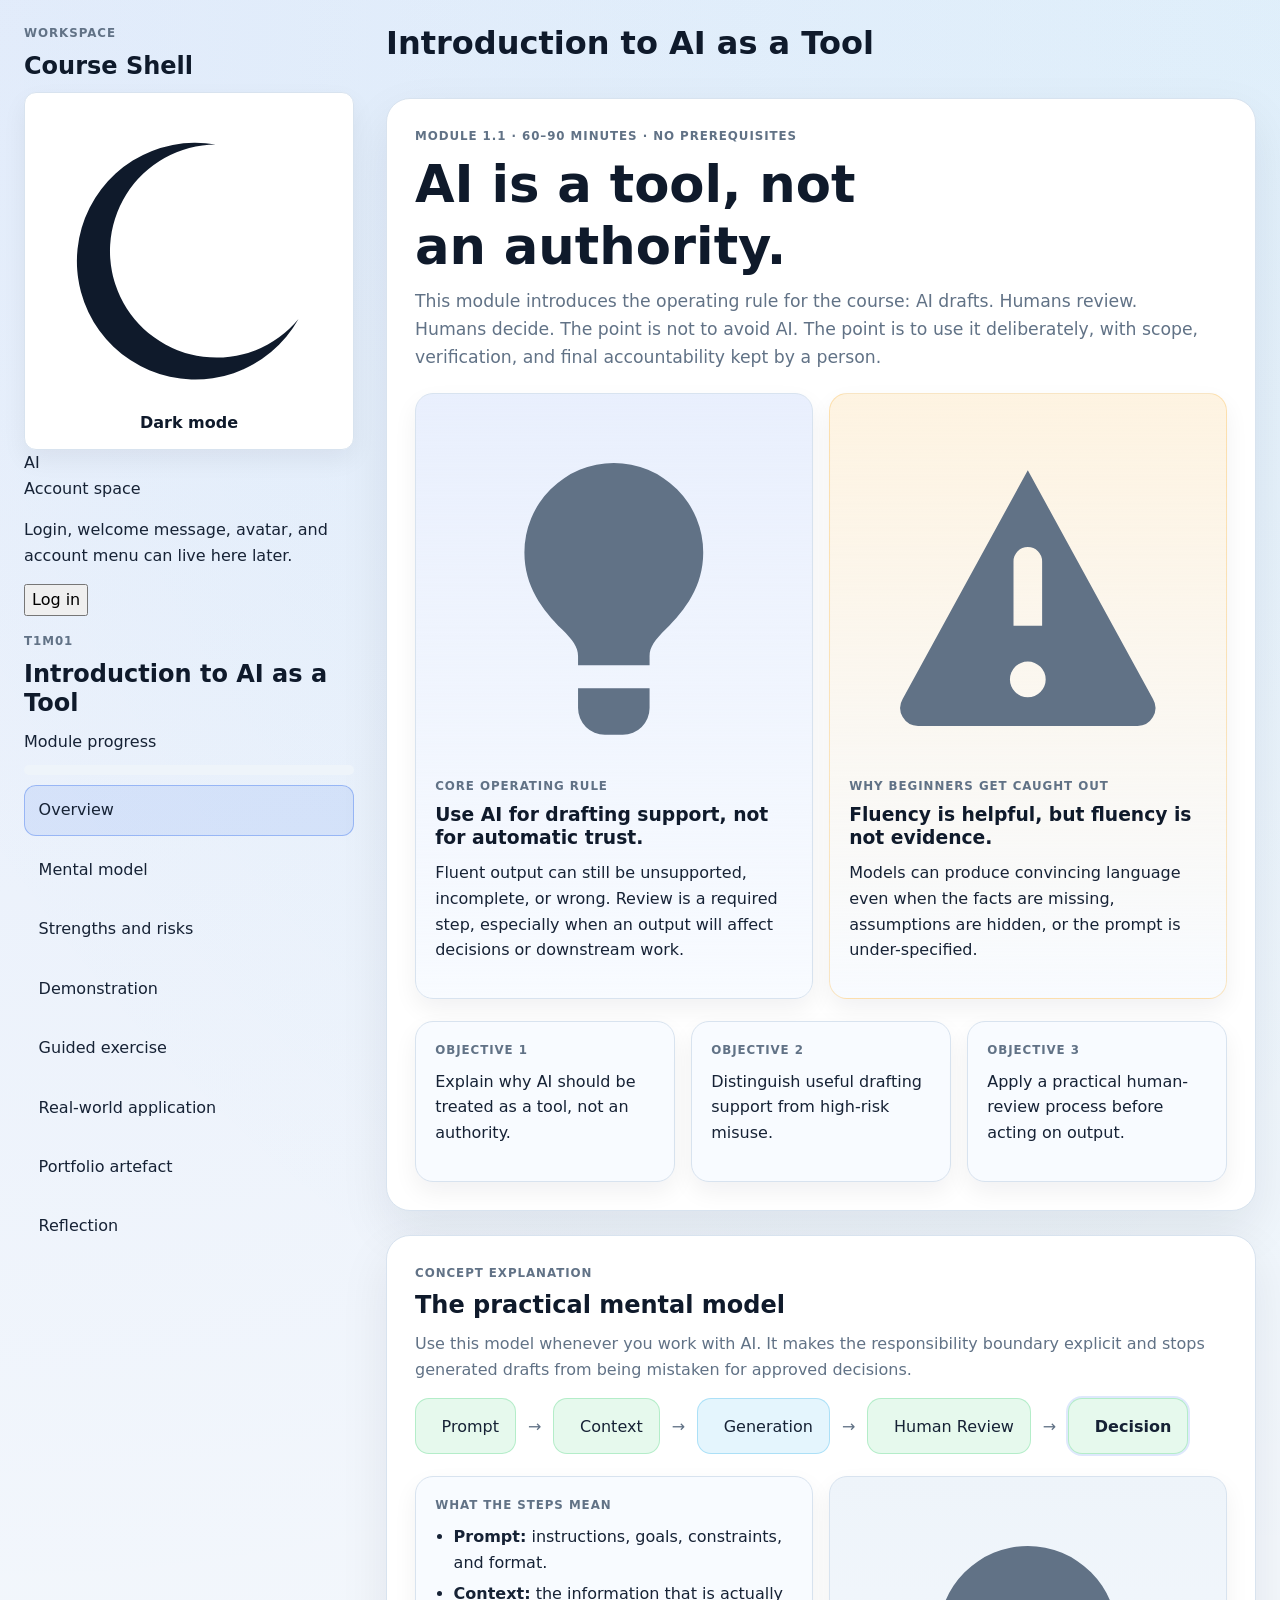
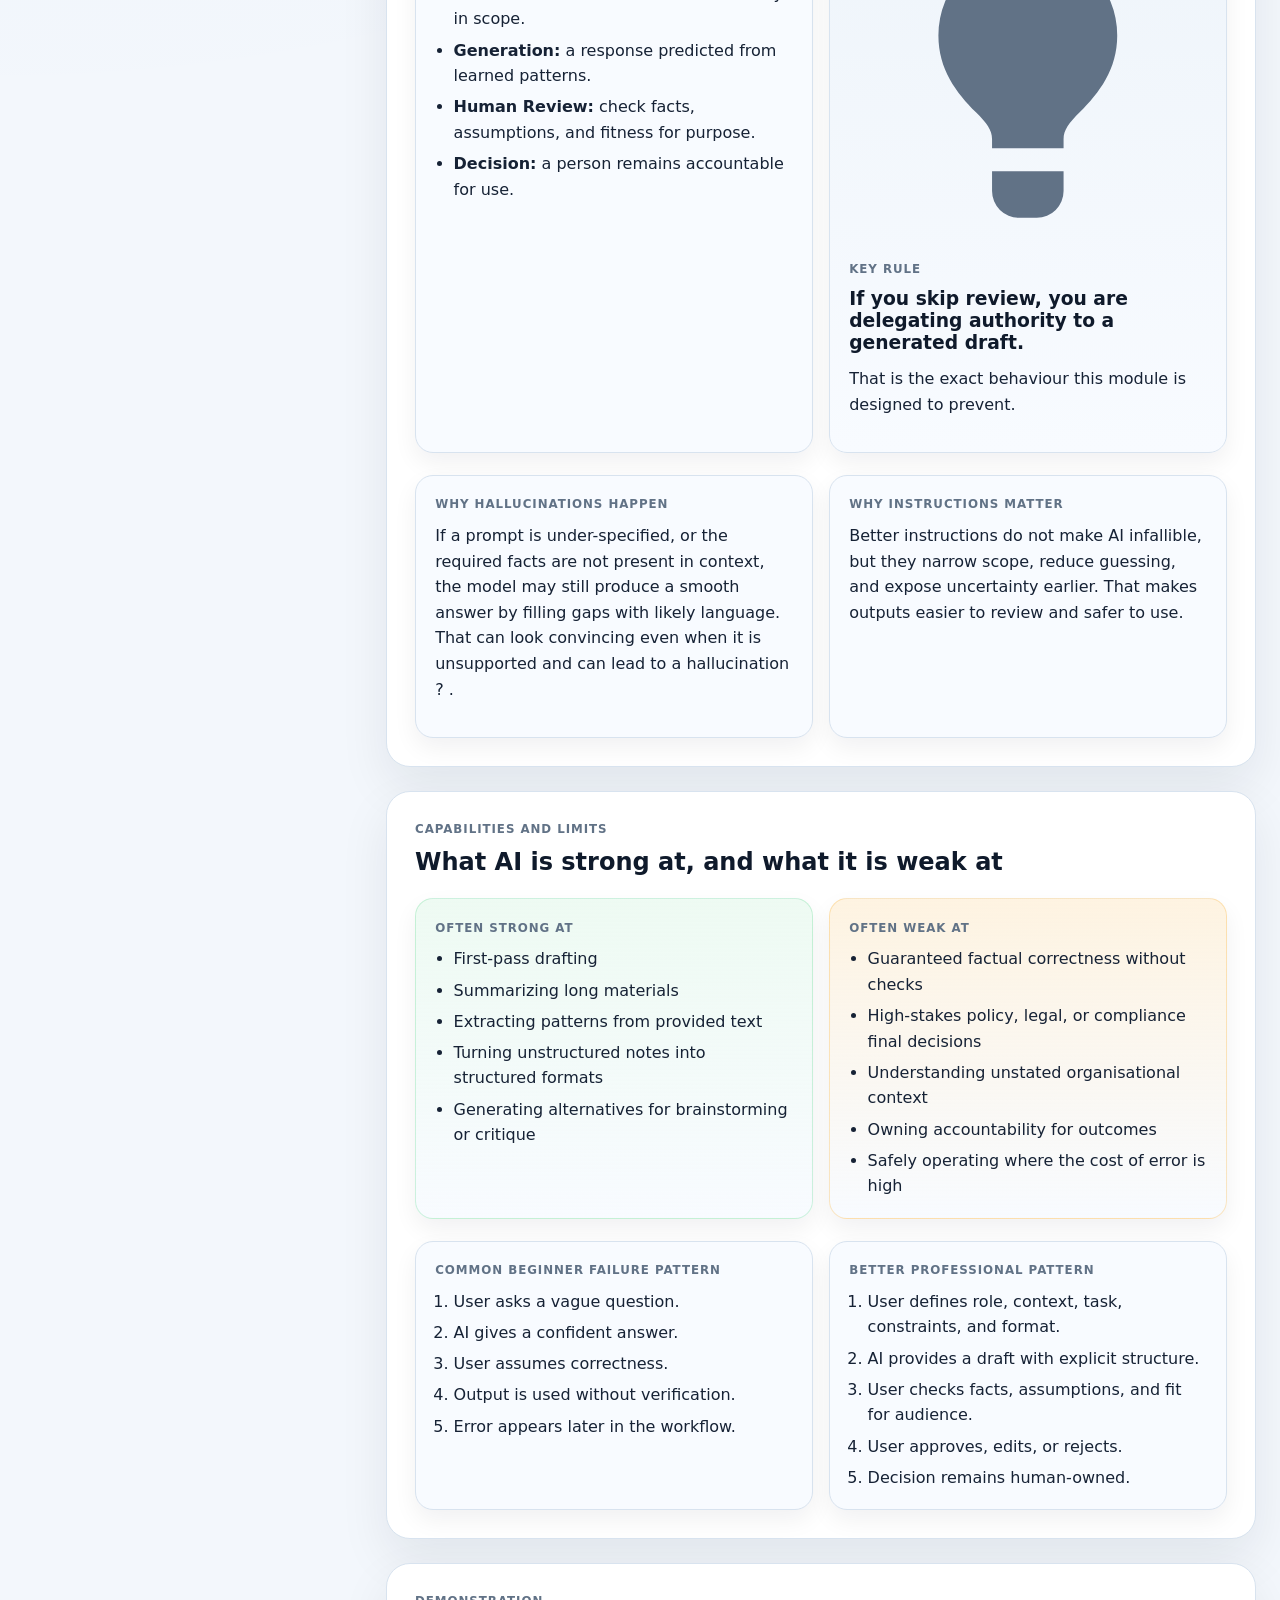
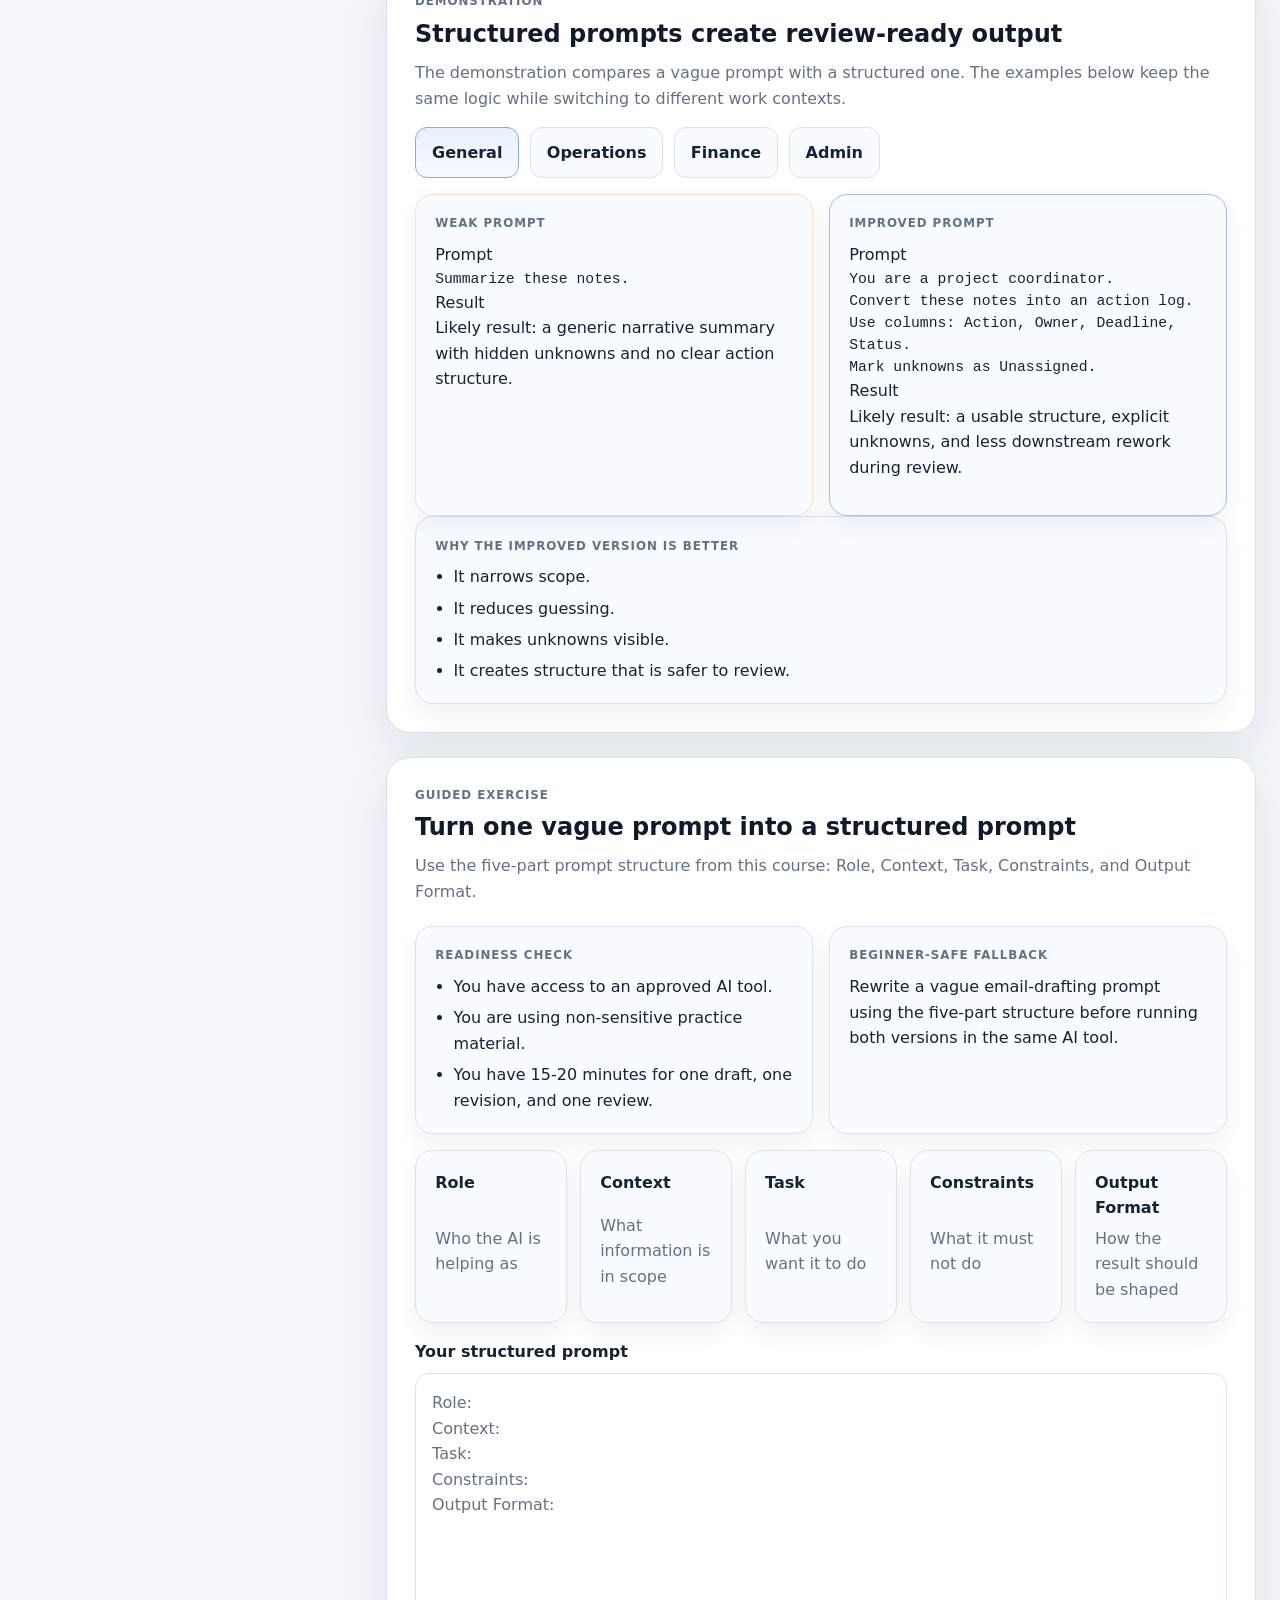
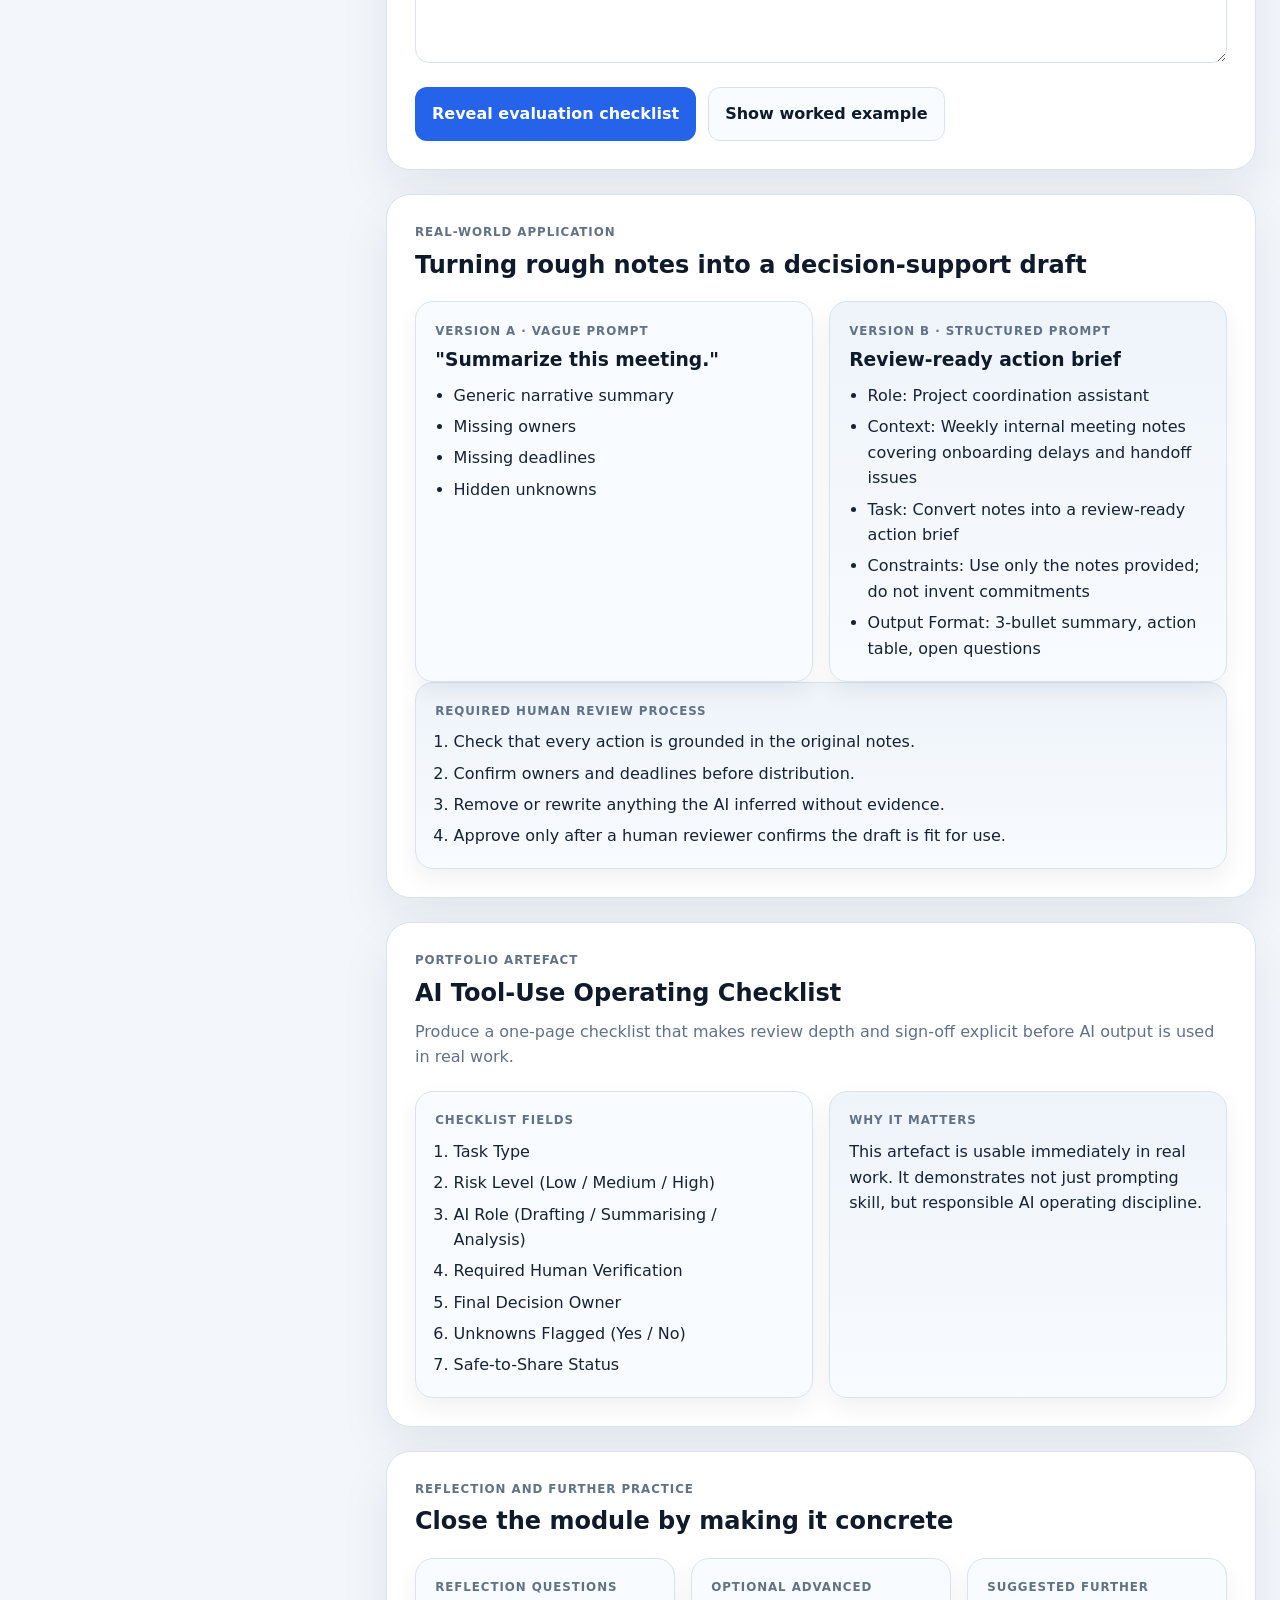
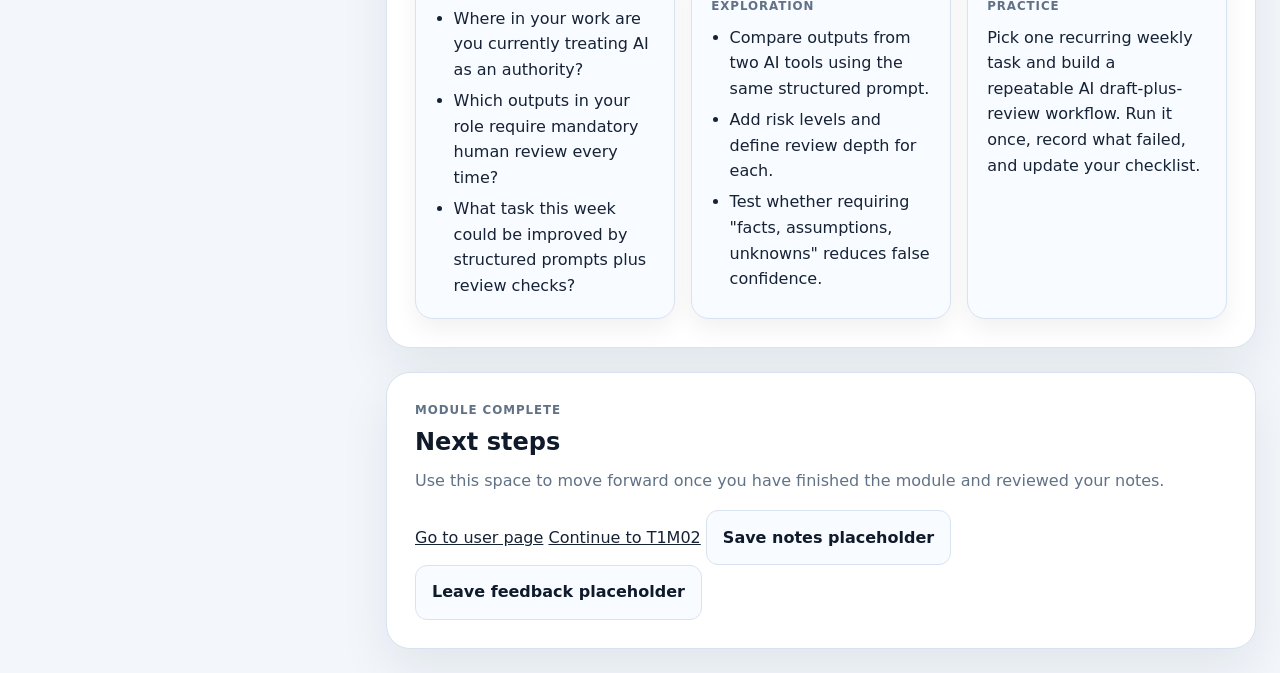
<file: learning/shared/t1m01_index - Copy.html>
<!DOCTYPE html>
<html lang="en" data-theme="light">
<head>
  <meta charset="UTF-8" />
  <meta name="viewport" content="width=device-width, initial-scale=1.0" />
  <title>T1M01 — Introduction to AI as a Tool</title>
  <link rel="stylesheet" href="t1m01_styles.css" />
</head>
<body>
  <div class="app-shell">
    <aside class="shell-sidebar" aria-label="Module utility and navigation">
      <div class="sidebar-stack">
        <section class="sidebar-card sidebar-utility">
          <div class="sidebar-section-head compact-head">
            <div>
              <p class="eyebrow">Workspace</p>
              <h2 class="sidebar-title">Course Shell</h2>
            </div>
            <button id="themeToggle" class="theme-toggle" type="button" aria-label="Toggle light and dark mode">
              <span class="ui-icon theme-icon" aria-hidden="true">
                <svg viewBox="0 0 20 20" focusable="false">
                  <path d="M11.8 2.6a7.2 7.2 0 1 0 5.6 11.8A8 8 0 1 1 11.8 2.6Z" fill="currentColor"/>
                </svg>
              </span>
              <span class="theme-toggle-text">Dark mode</span>
            </button>
          </div>

          <div class="account-placeholder">
            <div class="account-avatar" aria-hidden="true">AI</div>
            <div class="account-copy">
              <p class="account-label">Account space</p>
              <p class="account-meta">Login, welcome message, avatar, and account menu can live here later.</p>
            </div>
            <button class="account-button" type="button">Log in</button>
          </div>
        </section>

        <section class="sidebar-card sidebar-navigation">
          <div class="sidebar-navigation-head">
            <p class="eyebrow">T1M01</p>
            <h2 class="sidebar-title">Introduction to AI as a Tool</h2>
          </div>

          <div class="module-progress">
            <span class="progress-label">Module progress</span>
            <div class="progress-track">
              <div class="progress-fill" id="progressFill"></div>
              <span class="progress-percent" id="progressPercent">0%</span>
            </div>
          </div>
          <nav class="section-nav" aria-label="Module section navigation">
            <a class="section-link active" href="#overview">Overview</a>
            <a class="section-link" href="#mental-model">Mental model</a>
            <a class="section-link" href="#strengths-risks">Strengths and risks</a>
            <a class="section-link" href="#demonstration">Demonstration</a>
            <a class="section-link" href="#exercise">Guided exercise</a>
            <a class="section-link" href="#application">Real-world application</a>
            <a class="section-link" href="#artefact">Portfolio artefact</a>
            <a class="section-link" href="#reflection">Reflection</a>
          </nav>
        </section>
      </div>
    </aside>

    <main class="lesson-main">
      <header class="module-header">
        <h1>Introduction to AI as a Tool</h1>
      </header>

      <section class="hero-card" id="overview" data-track-section>
        <div class="hero-copy">
          <p class="eyebrow">Module 1.1 · 60–90 minutes · No prerequisites</p>
          <h2>AI is a tool, not an authority.</h2>
          <p class="lead">
            This module introduces the operating rule for the course: AI drafts. Humans review. Humans decide.
            The point is not to avoid AI. The point is to use it deliberately, with scope, verification, and final accountability kept by a person.
          </p>
        </div>

        <div class="hero-grid">
          <article class="callout callout-key">
            <p class="callout-label label-with-icon">
              <span class="ui-icon" aria-hidden="true">
                <svg viewBox="0 0 20 20" focusable="false">
                  <path d="M10 2.8a5 5 0 0 1 5 5c0 1.9-1 3.2-2.1 4.3-.6.6-.9 1-.9 1.5v.5H8v-.5c0-.5-.3-.9-.9-1.5C6 11 5 9.7 5 7.8a5 5 0 0 1 5-5Zm-2 12.6h4v1.1a1.5 1.5 0 0 1-1.5 1.5h-1A1.5 1.5 0 0 1 8 16.5v-1.1Z" fill="currentColor"/>
                </svg>
              </span>
              Core operating rule
            </p>
            <h3>Use AI for drafting support, not for automatic trust.</h3>
            <p>
              Fluent output can still be unsupported, incomplete, or wrong. Review is a required step, especially when an output will affect decisions or downstream work.
            </p>
          </article>

          <article class="callout callout-warning">
            <p class="callout-label label-with-icon">
              <span class="ui-icon" aria-hidden="true">
                <svg viewBox="0 0 20 20" focusable="false">
                  <path d="M10 3.2 17 16a1 1 0 0 1-.88 1.5H3.88A1 1 0 0 1 3 16L10 3.2Zm0 4.3a.8.8 0 0 0-.8.8v3.6h1.6V8.3a.8.8 0 0 0-.8-.8Zm0 6.4a1 1 0 1 0 0 2 1 1 0 0 0 0-2Z" fill="currentColor"/>
                </svg>
              </span>
              Why beginners get caught out
            </p>
            <h3>Fluency is helpful, but fluency is not evidence.</h3>
            <p>
              Models can produce convincing language even when the facts are missing, assumptions are hidden, or the prompt is under-specified.
            </p>
          </article>
        </div>

        <div class="objective-strip">
          <article class="objective-card">
            <p class="objective-label">Objective 1</p>
            <p>Explain why AI should be treated as a tool, not an authority.</p>
          </article>
          <article class="objective-card">
            <p class="objective-label">Objective 2</p>
            <p>Distinguish useful drafting support from high-risk misuse.</p>
          </article>
          <article class="objective-card">
            <p class="objective-label">Objective 3</p>
            <p>Apply a practical human-review process before acting on output.</p>
          </article>
        </div>
      </section>

      <section class="content-card" id="mental-model" data-track-section>
        <div class="section-heading">
          <p class="section-kicker">Concept explanation</p>
          <h2>The practical mental model</h2>
          <p>
            Use this model whenever you work with AI. It makes the responsibility boundary explicit and stops generated drafts from being mistaken for approved decisions.
          </p>
        </div>

        <div class="concept-diagram" aria-label="Human and AI workflow model">
          <div class="diagram-step human">
            <span class="diagram-icon" aria-hidden="true">
              <svg viewBox="0 0 20 20" focusable="false">
                <path d="M4 4.8A1.8 1.8 0 0 1 5.8 3h8.4A1.8 1.8 0 0 1 16 4.8v10.4A1.8 1.8 0 0 1 14.2 17H5.8A1.8 1.8 0 0 1 4 15.2V4.8Zm2.2.2v2H13V5H6.2Zm0 4v1.2H13V9H6.2Zm0 3.2v1.2h4.9v-1.2H6.2Z" fill="currentColor"/>
              </svg>
            </span>
            <span class="diagram-label">Prompt</span>
          </div>
          <div class="diagram-arrow" aria-hidden="true">→</div>
          <div class="diagram-step human">
            <span class="diagram-icon" aria-hidden="true">
              <svg viewBox="0 0 20 20" focusable="false">
                <path d="M4 6.2A2.2 2.2 0 0 1 6.2 4h7.6A2.2 2.2 0 0 1 16 6.2v1.1A2.2 2.2 0 0 1 13.8 9.5H6.2A2.2 2.2 0 0 1 4 7.3V6.2Zm1.5 6.5A2 2 0 0 1 7.5 10.7h5a2 2 0 0 1 2 2v1a2 2 0 0 1-2 2h-5a2 2 0 0 1-2-2v-1Z" fill="currentColor"/>
              </svg>
            </span>
            <span class="diagram-label">Context</span>
          </div>
          <div class="diagram-arrow" aria-hidden="true">→</div>
          <div class="diagram-step ai">
            <span class="diagram-icon" aria-hidden="true">
              <svg viewBox="0 0 20 20" focusable="false">
                <path d="M8 3.5h4v2H8v-2Zm-1 2.7h6A2.5 2.5 0 0 1 15.5 8.7v5.1A2.7 2.7 0 0 1 12.8 16.5H7.2A2.7 2.7 0 0 1 4.5 13.8V8.7A2.5 2.5 0 0 1 7 6.2Zm.1 2.3a1 1 0 1 0 0 2 1 1 0 0 0 0-2Zm5.8 0a1 1 0 1 0 0 2 1 1 0 0 0 0-2Zm-5 4h4.2v-1.4H7.9v1.4Z" fill="currentColor"/>
              </svg>
            </span>
            <span class="diagram-label">Generation</span>
          </div>
          <div class="diagram-arrow" aria-hidden="true">→</div>
          <div class="diagram-step human">
            <span class="diagram-icon" aria-hidden="true">
              <svg viewBox="0 0 20 20" focusable="false">
                <path d="M10 4c4.1 0 7.2 3.3 8 5.7-.8 2.4-3.9 5.8-8 5.8S2.8 12.1 2 9.7C2.8 7.3 5.9 4 10 4Zm0 2c-2.9 0-5.3 2.1-6.2 3.7.9 1.6 3.3 3.8 6.2 3.8s5.3-2.2 6.2-3.8C15.3 8.1 12.9 6 10 6Zm0 1.6a2.1 2.1 0 1 1 0 4.2 2.1 2.1 0 0 1 0-4.2Z" fill="currentColor"/>
              </svg>
            </span>
            <span class="diagram-label">Human Review</span>
          </div>
          <div class="diagram-arrow" aria-hidden="true">→</div>
          <div class="diagram-step human decision">
            <span class="diagram-icon" aria-hidden="true">
              <svg viewBox="0 0 20 20" focusable="false">
                <path d="M10 3.5a4 4 0 0 1 4 4c0 .7-.2 1.4-.6 2l2.8 2.8-1.4 1.4L12 11a4 4 0 1 1-2-7.5Zm0 1.5a2.5 2.5 0 1 0 0 5 2.5 2.5 0 0 0 0-5Zm-5.2 8.7h5.1V15H4.8v-1.3Z" fill="currentColor"/>
              </svg>
            </span>
            <span class="diagram-label">Decision</span>
          </div>
        </div>

        <div class="definition-panel">
          <article class="definition-card">
            <p class="panel-label">What the steps mean</p>
            <ul class="check-list compact">
              <li><strong>Prompt:</strong> instructions, goals, constraints, and format.</li>
              <li><strong>Context:</strong> the information that is actually in scope.</li>
              <li><strong>Generation:</strong> a response predicted from learned patterns.</li>
              <li><strong>Human Review:</strong> check facts, assumptions, and fitness for purpose.</li>
              <li><strong>Decision:</strong> a person remains accountable for use.</li>
            </ul>
          </article>

          <article class="definition-card definition-card-highlight">
            <p class="panel-label label-with-icon">
              <span class="ui-icon" aria-hidden="true">
                <svg viewBox="0 0 20 20" focusable="false">
                  <path d="M10 2.8a5 5 0 0 1 5 5c0 1.9-1 3.2-2.1 4.3-.6.6-.9 1-.9 1.5v.5H8v-.5c0-.5-.3-.9-.9-1.5C6 11 5 9.7 5 7.8a5 5 0 0 1 5-5Zm-2 12.6h4v1.1a1.5 1.5 0 0 1-1.5 1.5h-1A1.5 1.5 0 0 1 8 16.5v-1.1Z" fill="currentColor"/>
                </svg>
              </span>
              Key rule
            </p>
            <h3>If you skip review, you are delegating authority to a generated draft.</h3>
            <p>
              That is the exact behaviour this module is designed to prevent.
            </p>
          </article>
        </div>

        <div class="two-column">
          <article class="panel">
            <p class="panel-label">Why hallucinations happen</p>
            <p>
              If a prompt is under-specified, or the required facts are not present in context, the model may still produce a smooth answer by filling gaps with likely language. That can look convincing even when it is unsupported and can lead to a
              <span class="term" data-definition="The term used when an AI generates information that sounds plausible but is fabricated because the model does not actually know the correct answer.">
                hallucination
                <span class="term-help" tabindex="0" role="button" aria-label="Show definition for hallucination">?</span>
              </span>.
            </p>
          </article>

          <article class="panel">
            <p class="panel-label">Why instructions matter</p>
            <p>
              Better instructions do not make AI infallible, but they narrow scope, reduce guessing, and expose uncertainty earlier. That makes outputs easier to review and safer to use.
            </p>
          </article>
        </div>
      </section>

      <section class="content-card" id="strengths-risks" data-track-section>
        <div class="section-heading">
          <p class="section-kicker">Capabilities and limits</p>
          <h2>What AI is strong at, and what it is weak at</h2>
        </div>

        <div class="two-column">
          <article class="panel success-panel">
            <p class="panel-label">Often strong at</p>
            <ul class="check-list compact">
              <li>First-pass drafting</li>
              <li>Summarizing long materials</li>
              <li>Extracting patterns from provided text</li>
              <li>Turning unstructured notes into structured formats</li>
              <li>Generating alternatives for brainstorming or critique</li>
            </ul>
          </article>

          <article class="panel warning-panel">
            <p class="panel-label">Often weak at</p>
            <ul class="check-list compact">
              <li>Guaranteed factual correctness without checks</li>
              <li>High-stakes policy, legal, or compliance final decisions</li>
              <li>Understanding unstated organisational context</li>
              <li>Owning accountability for outcomes</li>
              <li>Safely operating where the cost of error is high</li>
            </ul>
          </article>
        </div>

        <div class="process-compare">
          <article class="compare-card bad-flow">
            <p class="panel-label">Common beginner failure pattern</p>
            <ol>
              <li>User asks a vague question.</li>
              <li>AI gives a confident answer.</li>
              <li>User assumes correctness.</li>
              <li>Output is used without verification.</li>
              <li>Error appears later in the workflow.</li>
            </ol>
          </article>

          <article class="compare-card good-flow">
            <p class="panel-label">Better professional pattern</p>
            <ol>
              <li>User defines role, context, task, constraints, and format.</li>
              <li>AI provides a draft with explicit structure.</li>
              <li>User checks facts, assumptions, and fit for audience.</li>
              <li>User approves, edits, or rejects.</li>
              <li>Decision remains human-owned.</li>
            </ol>
          </article>
        </div>
      </section>

      <section class="content-card" id="demonstration" data-track-section>
        <div class="section-heading">
          <p class="section-kicker">Demonstration</p>
          <h2>Structured prompts create review-ready output</h2>
          <p>
            The demonstration compares a vague prompt with a structured one. The examples below keep the same logic while switching to different work contexts.
          </p>
        </div>

        <div class="demo-controls" role="tablist" aria-label="Choose an example context">
          <button class="demo-tab active" type="button" role="tab" aria-selected="true" data-demo="general">General</button>
          <button class="demo-tab" type="button" role="tab" aria-selected="false" data-demo="operations">Operations</button>
          <button class="demo-tab" type="button" role="tab" aria-selected="false" data-demo="finance">Finance</button>
          <button class="demo-tab" type="button" role="tab" aria-selected="false" data-demo="hr">Admin</button>
        </div>

        <div class="demo-panels">
          <section class="demo-panel active" data-demo-panel="general">
            <div class="example-grid two-up">
              <article class="example-card weak">
                <p class="example-label">Weak prompt</p>
                <div class="prompt-block">
                  <div class="block-label">Prompt</div>
                  <pre>Summarize these notes.</pre>
                </div>
                <div class="result-block">
                  <div class="block-label">Result</div>
                  <p>Likely result: a generic narrative summary with hidden unknowns and no clear action structure.</p>
                </div>
              </article>
              <article class="example-card improved">
                <p class="example-label">Improved prompt</p>
                <div class="prompt-block">
                  <div class="block-label">Prompt</div>
                  <pre>You are a project coordinator.
Convert these notes into an action log.
Use columns: Action, Owner, Deadline, Status.
Mark unknowns as Unassigned.</pre>
                </div>
                <div class="result-block">
                  <div class="block-label">Result</div>
                  <p>Likely result: a usable structure, explicit unknowns, and less downstream rework during review.</p>
                </div>
              </article>
            </div>
          </section>

          <section class="demo-panel" data-demo-panel="operations" hidden>
            <div class="example-grid two-up">
              <article class="example-card weak">
                <p class="example-label">Weak prompt</p>
                <div class="prompt-block">
                  <div class="block-label">Prompt</div>
                  <pre>Summarize this meeting.</pre>
                </div>
                <div class="result-block">
                  <div class="block-label">Result</div>
                  <p>Likely result: missing owners, missing deadlines, and hidden handoff issues.</p>
                </div>
              </article>
              <article class="example-card improved">
                <p class="example-label">Improved prompt</p>
                <div class="prompt-block">
                  <div class="block-label">Prompt</div>
                  <pre>Role: Project coordination assistant
Context: Weekly internal meeting notes covering onboarding delays and handoff issues
Task: Convert notes into a review-ready action brief
Constraints: Use only the notes provided; do not invent commitments; mark unknown owners and deadlines as Unassigned
Output Format: 3-bullet summary, action table, open questions</pre>
                </div>
                <div class="result-block">
                  <div class="block-label">Result</div>
                  <p>Likely result: clearer follow-up actions, explicit unknowns, and faster decision readiness.</p>
                </div>
              </article>
            </div>
          </section>

          <section class="demo-panel" data-demo-panel="finance" hidden>
            <div class="example-grid two-up">
              <article class="example-card weak">
                <p class="example-label">Weak prompt</p>
                <div class="prompt-block">
                  <div class="block-label">Prompt</div>
                  <pre>Summarize these KPI notes.</pre>
                </div>
                <div class="result-block">
                  <div class="block-label">Result</div>
                  <p>Likely result: a smooth summary that may blur confirmed facts, assumptions, and missing figures.</p>
                </div>
              </article>
              <article class="example-card improved">
                <p class="example-label">Improved prompt</p>
                <div class="prompt-block">
                  <div class="block-label">Prompt</div>
                  <pre>Role: Finance analyst assistant
Context: KPI notes from the monthly performance review
Task: Turn the notes into a fact / unknown summary for management review
Constraints: Separate confirmed figures from assumptions; do not infer missing numbers; flag review questions explicitly
Output Format: Confirmed facts, Unknowns, Risks, Review questions</pre>
                </div>
                <div class="result-block">
                  <div class="block-label">Result</div>
                  <p>Likely result: facts are separated from gaps, and missing information becomes reviewable instead of hidden.</p>
                </div>
              </article>
            </div>
          </section>

          <section class="demo-panel" data-demo-panel="hr" hidden>
            <div class="example-grid two-up">
              <article class="example-card weak">
                <p class="example-label">Weak prompt</p>
                <div class="prompt-block">
                  <div class="block-label">Prompt</div>
                  <pre>Write a follow-up email after this meeting.</pre>
                </div>
                <div class="result-block">
                  <div class="block-label">Result</div>
                  <p>Likely result: a generic email that may invent ownership or sound more certain than the meeting notes support.</p>
                </div>
              </article>
              <article class="example-card improved">
                <p class="example-label">Improved prompt</p>
                <div class="prompt-block">
                  <div class="block-label">Prompt</div>
                  <pre>Role: Administrative assistant
Context: This is a follow-up email after an internal project meeting about onboarding delays
Task: Draft a clear follow-up email with actions and next steps
Constraints: Do not invent owners or deadlines; mark missing details as unknown
Output Format: Subject line, email body, action list, open questions</pre>
                </div>
                <div class="result-block">
                  <div class="block-label">Result</div>
                  <p>Likely result: clearer communication, explicit unknowns, and an easier line-by-line review before sending.</p>
                </div>
              </article>
            </div>
          </section>
        </div>
        <article class="callout callout-neutral">
          <p class="callout-label">Why the improved version is better</p>
          <ul class="check-list compact">
            <li>It narrows scope.</li>
            <li>It reduces guessing.</li>
            <li>It makes unknowns visible.</li>
            <li>It creates structure that is safer to review.</li>
          </ul>
        </article>
      </section>

      <section class="content-card" id="exercise" data-track-section>
        <div class="section-heading">
          <p class="section-kicker">Guided exercise</p>
          <h2>Turn one vague prompt into a structured prompt</h2>
          <p>
            Use the five-part prompt structure from this course: Role, Context, Task, Constraints, and Output Format.
          </p>
        </div>

        <div class="exercise-layout">
          <article class="exercise-card">
            <p class="panel-label">Readiness check</p>
            <ul class="check-list compact">
              <li>You have access to an approved AI tool.</li>
              <li>You are using non-sensitive practice material.</li>
              <li>You have 15-20 minutes for one draft, one revision, and one review.</li>
            </ul>
          </article>

          <article class="exercise-card">
            <p class="panel-label">Beginner-safe fallback</p>
            <p>Rewrite a vague email-drafting prompt using the five-part structure before running both versions in the same AI tool.</p>
          </article>
        </div>

        <div class="prompt-structure-grid">
          <div class="structure-item"><strong>Role</strong><span>Who the AI is helping as</span></div>
          <div class="structure-item"><strong>Context</strong><span>What information is in scope</span></div>
          <div class="structure-item"><strong>Task</strong><span>What you want it to do</span></div>
          <div class="structure-item"><strong>Constraints</strong><span>What it must not do</span></div>
          <div class="structure-item"><strong>Output Format</strong><span>How the result should be shaped</span></div>
        </div>

        <div class="exercise-editor">
          <label class="input-label" for="structuredPrompt">Your structured prompt</label>
          <textarea id="structuredPrompt" rows="10" placeholder="Role:
Context:
Task:
Constraints:
Output Format:"></textarea>

          <div class="exercise-actions">
            <button id="toggleChecklist" class="primary-button" type="button">Reveal evaluation checklist</button>
            <button id="toggleWorkedExample" class="secondary-button" type="button">Show worked example</button>
          </div>

          <div class="exercise-drawer hidden" id="reviewChecklist">
            <p class="panel-label">Evaluation checklist</p>
            <ul class="check-list compact">
              <li>Clarity: Is the response easy to understand?</li>
              <li>Structure: Is the response organised for immediate use?</li>
              <li>Assumptions: Are assumptions explicit instead of hidden?</li>
              <li>Missing Information: Does it identify unknowns or gaps?</li>
              <li>Usefulness for Decision Making: Can a manager act on this safely?</li>
            </ul>
            <p class="drawer-footnote">Scoring anchor: 1 = weak or unsafe, 3 = partly usable, 5 = review-ready draft.</p>
          </div>

          <div class="exercise-drawer hidden" id="workedExampleDrawer">
            <p class="panel-label">Worked example</p>
            <p><strong>Vague prompt:</strong> "Write a follow-up email after this meeting."</p>
            <p><strong>Structured version:</strong></p>
            <ul class="check-list compact">
              <li><strong>Role:</strong> Administrative assistant</li>
              <li><strong>Context:</strong> Internal project meeting about onboarding delays</li>
              <li><strong>Task:</strong> Draft a clear follow-up email with actions and next steps</li>
              <li><strong>Constraints:</strong> Do not invent owners or deadlines; mark missing details as unknown</li>
              <li><strong>Output Format:</strong> Subject line, email body, action list, open questions</li>
            </ul>
          </div>
        </div>
      </section>

      <section class="content-card" id="application" data-track-section>
        <div class="section-heading">
          <p class="section-kicker">Real-world application</p>
          <h2>Turning rough notes into a decision-support draft</h2>
        </div>

        <div class="two-column">
          <article class="scenario-card">
            <p class="panel-label">Version A · vague prompt</p>
            <h3>"Summarize this meeting."</h3>
            <ul class="check-list compact">
              <li>Generic narrative summary</li>
              <li>Missing owners</li>
              <li>Missing deadlines</li>
              <li>Hidden unknowns</li>
            </ul>
          </article>

          <article class="scenario-card scenario-card-good">
            <p class="panel-label">Version B · structured prompt</p>
            <h3>Review-ready action brief</h3>
            <ul class="check-list compact">
              <li>Role: Project coordination assistant</li>
              <li>Context: Weekly internal meeting notes covering onboarding delays and handoff issues</li>
              <li>Task: Convert notes into a review-ready action brief</li>
              <li>Constraints: Use only the notes provided; do not invent commitments</li>
              <li>Output Format: 3-bullet summary, action table, open questions</li>
            </ul>
          </article>
        </div>
        <article class="review-process-panel">
          <p class="panel-label">Required human review process</p>
          <ol>
            <li>Check that every action is grounded in the original notes.</li>
            <li>Confirm owners and deadlines before distribution.</li>
            <li>Remove or rewrite anything the AI inferred without evidence.</li>
            <li>Approve only after a human reviewer confirms the draft is fit for use.</li>
          </ol>
        </article>
      </section>

      <section class="content-card" id="artefact" data-track-section>
        <div class="section-heading">
          <p class="section-kicker">Portfolio artefact</p>
          <h2>AI Tool-Use Operating Checklist</h2>
          <p>
            Produce a one-page checklist that makes review depth and sign-off explicit before AI output is used in real work.
          </p>
        </div>

        <div class="artefact-grid">
          <article class="artefact-card">
            <p class="panel-label">Checklist fields</p>
            <ol>
              <li>Task Type</li>
              <li>Risk Level (Low / Medium / High)</li>
              <li>AI Role (Drafting / Summarising / Analysis)</li>
              <li>Required Human Verification</li>
              <li>Final Decision Owner</li>
              <li>Unknowns Flagged (Yes / No)</li>
              <li>Safe-to-Share Status</li>
            </ol>
          </article>

          <article class="artefact-card artefact-card-highlight">
            <p class="panel-label">Why it matters</p>
            <p>
              This artefact is usable immediately in real work. It demonstrates not just prompting skill, but responsible AI operating discipline.
            </p>
          </article>
        </div>
      </section>

      <section class="content-card" id="reflection" data-track-section>
        <div class="section-heading">
          <p class="section-kicker">Reflection and further practice</p>
          <h2>Close the module by making it concrete</h2>
        </div>

        <div class="reflection-grid">
          <article class="reflection-card">
            <p class="panel-label">Reflection questions</p>
            <ul class="check-list compact">
              <li>Where in your work are you currently treating AI as an authority?</li>
              <li>Which outputs in your role require mandatory human review every time?</li>
              <li>What task this week could be improved by structured prompts plus review checks?</li>
            </ul>
          </article>

          <article class="reflection-card">
            <p class="panel-label">Optional advanced exploration</p>
            <ul class="check-list compact">
              <li>Compare outputs from two AI tools using the same structured prompt.</li>
              <li>Add risk levels and define review depth for each.</li>
              <li>Test whether requiring "facts, assumptions, unknowns" reduces false confidence.</li>
            </ul>
          </article>

          <article class="reflection-card">
            <p class="panel-label">Suggested further practice</p>
            <p>
              Pick one recurring weekly task and build a repeatable AI draft-plus-review workflow. Run it once, record what failed, and update your checklist.
            </p>
          </article>
        </div>
      </section>

      <section class="content-card module-end-card" aria-label="Module next steps">
        <div class="section-heading">
          <p class="section-kicker">Module complete</p>
          <h2>Next steps</h2>
          <p>Use this space to move forward once you have finished the module and reviewed your notes.</p>
        </div>

        <div class="module-end-actions">
          <a class="secondary-link" href="USER_LANDING.html">Go to user page</a>
          <a id="endContinueButton" class="secondary-link locked" href="#" aria-disabled="true">Continue to T1M02</a>
          <button class="secondary-button" type="button">Save notes placeholder</button>
          <button class="secondary-button" type="button">Leave feedback placeholder</button>
        </div>
      </section>
    </main>
  </div>

  <script src="t1m01_script.js"></script>
</body>
</html>
</file>
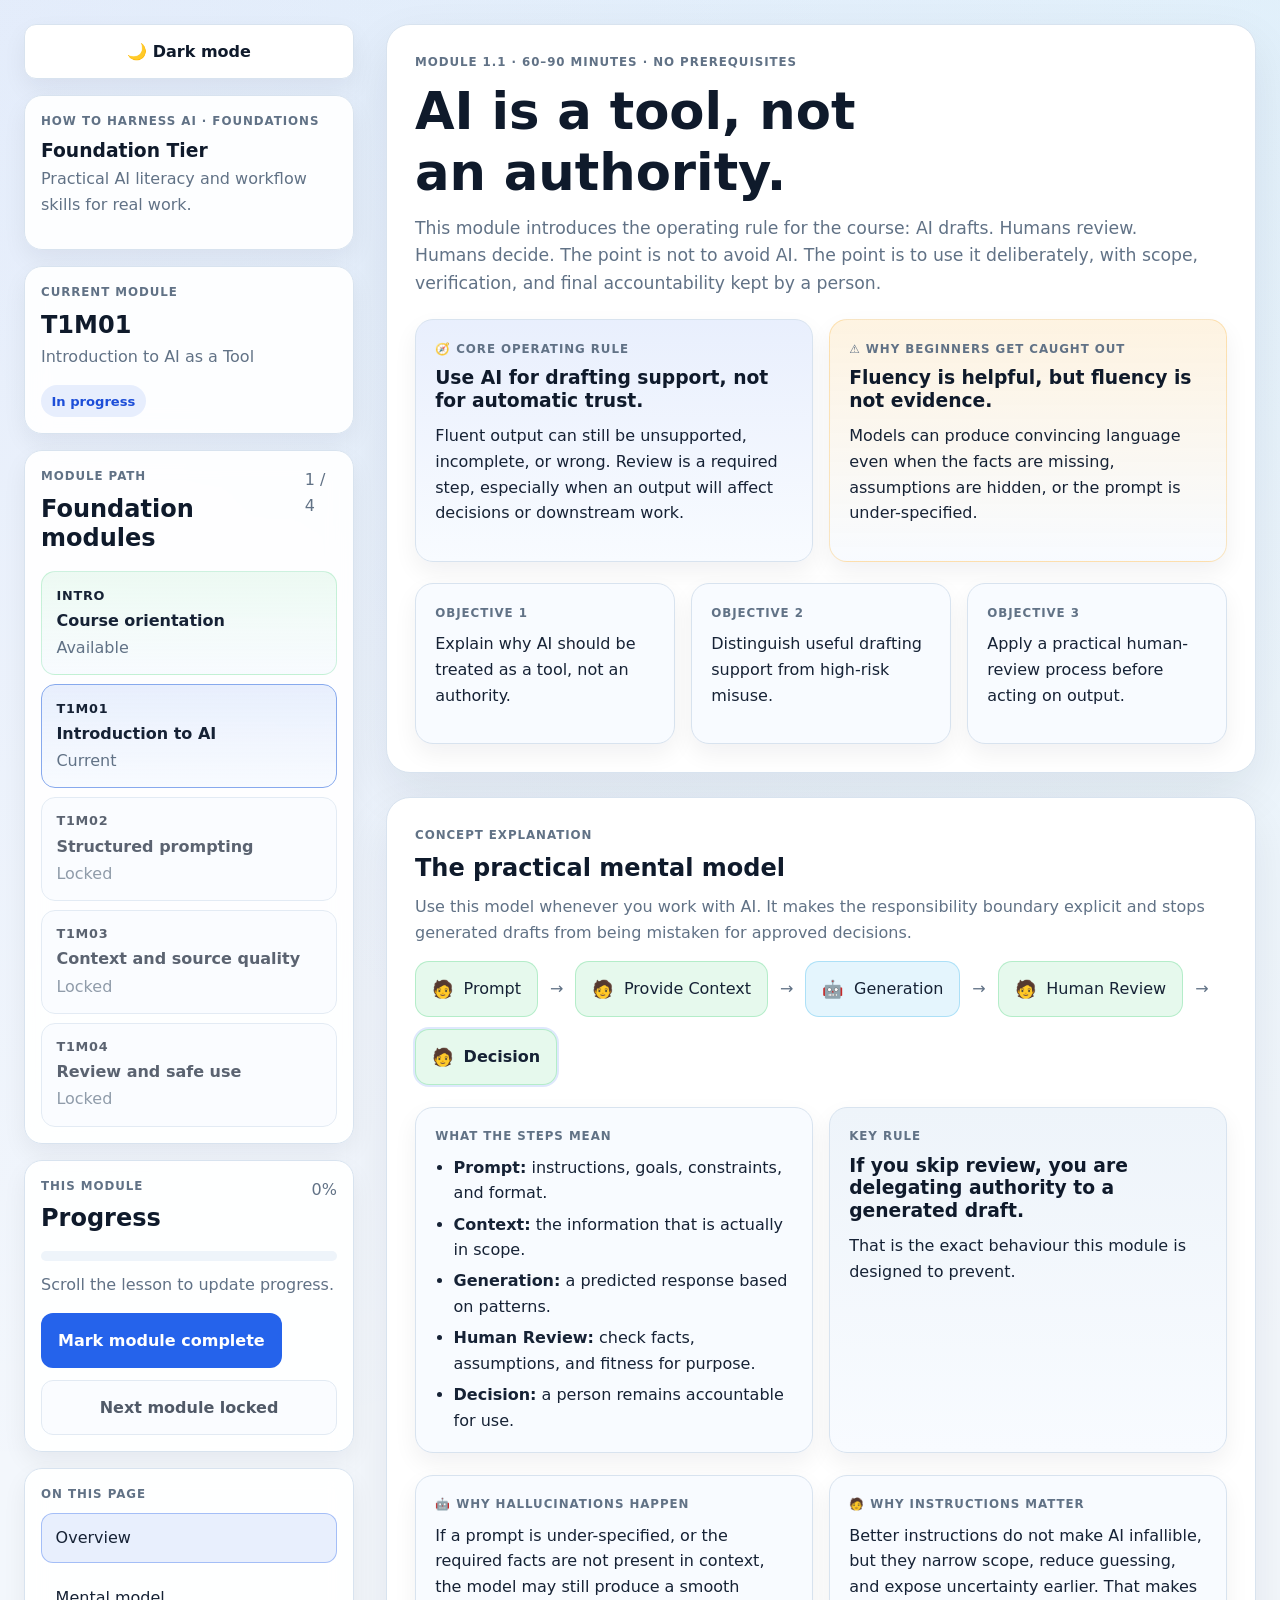
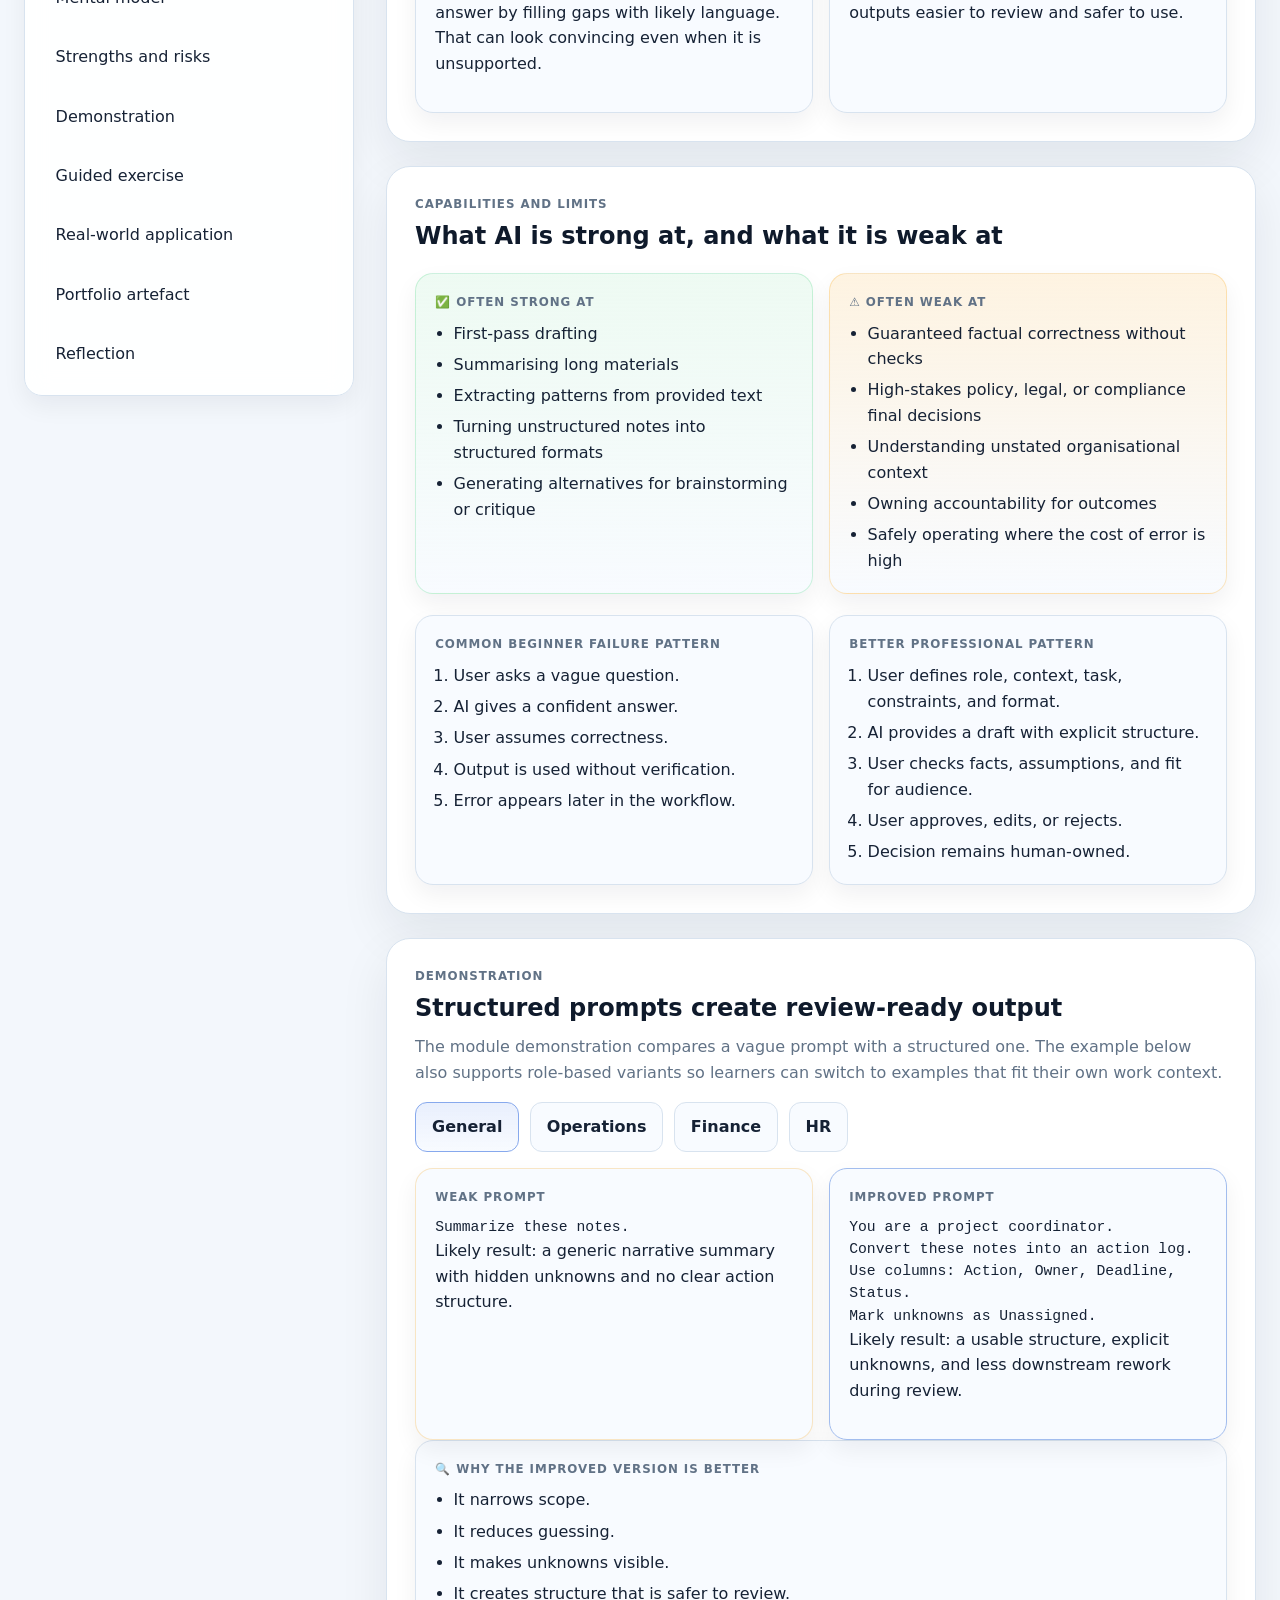
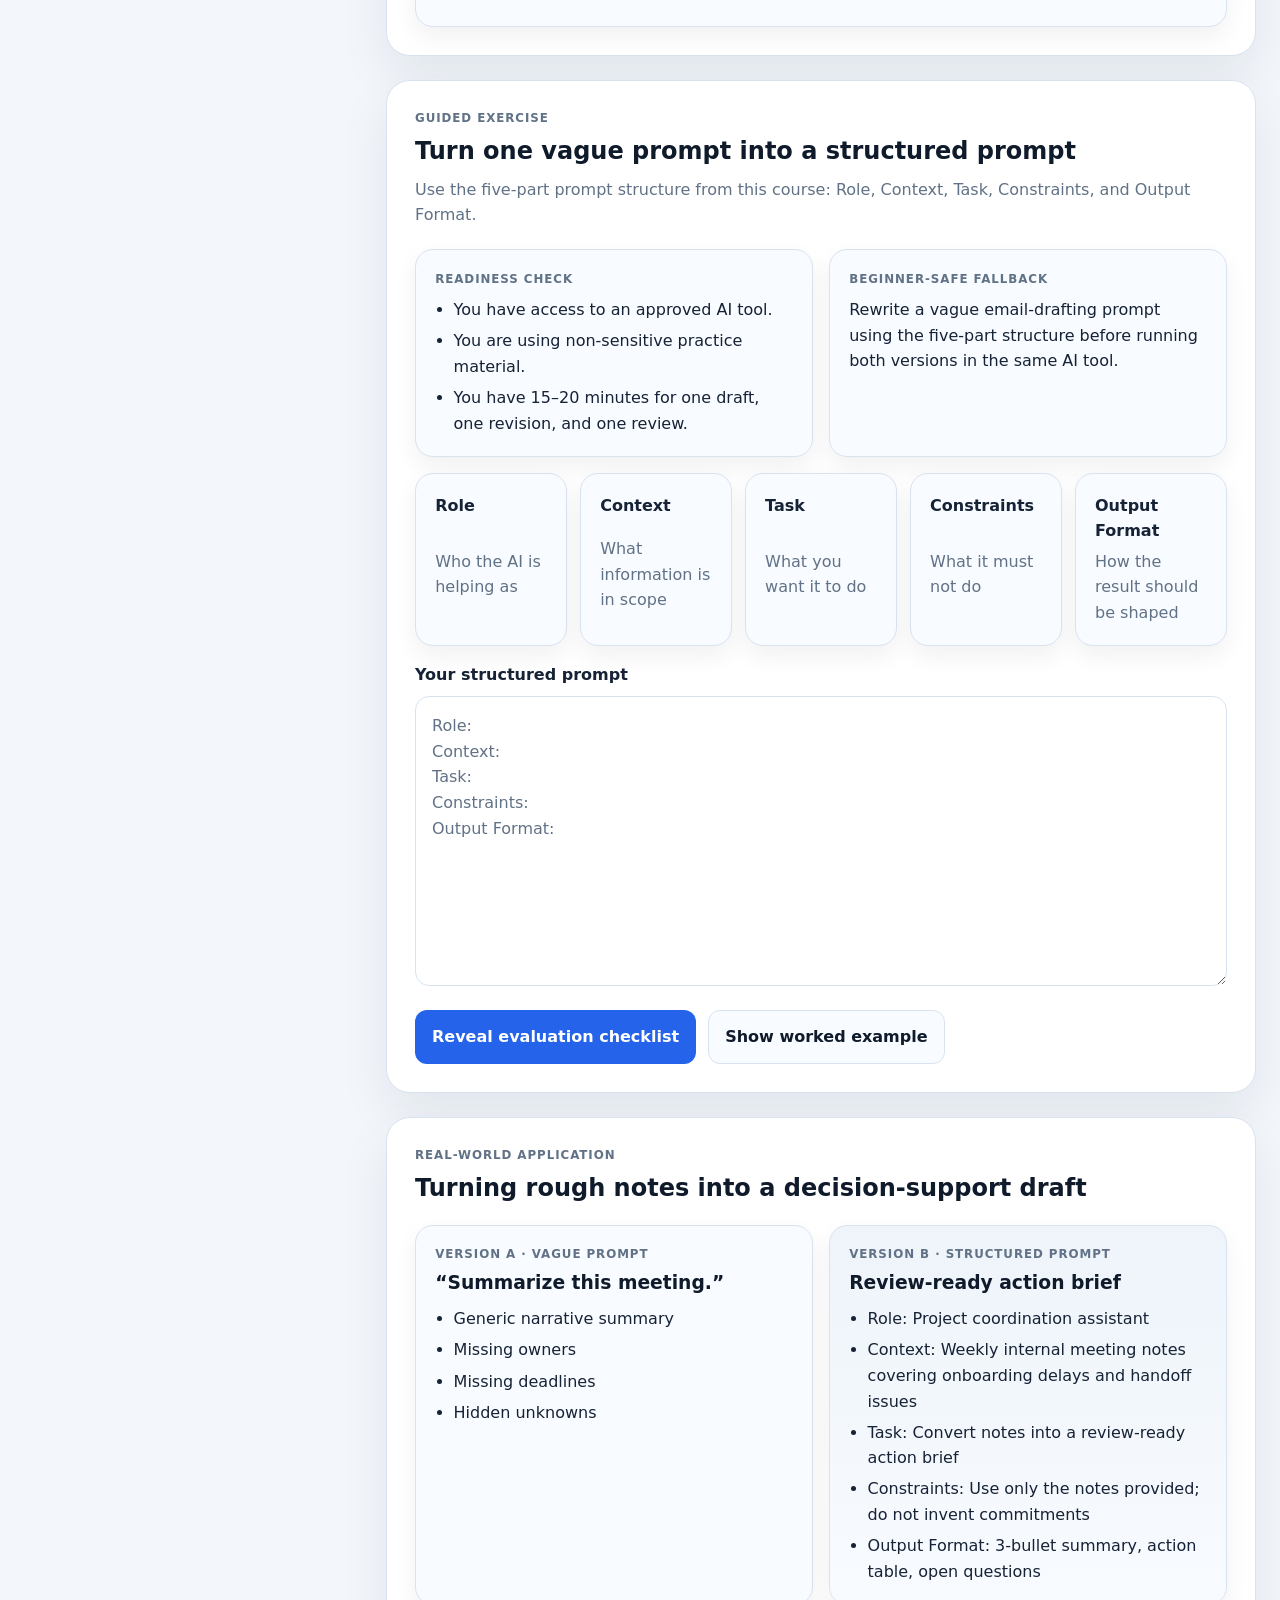
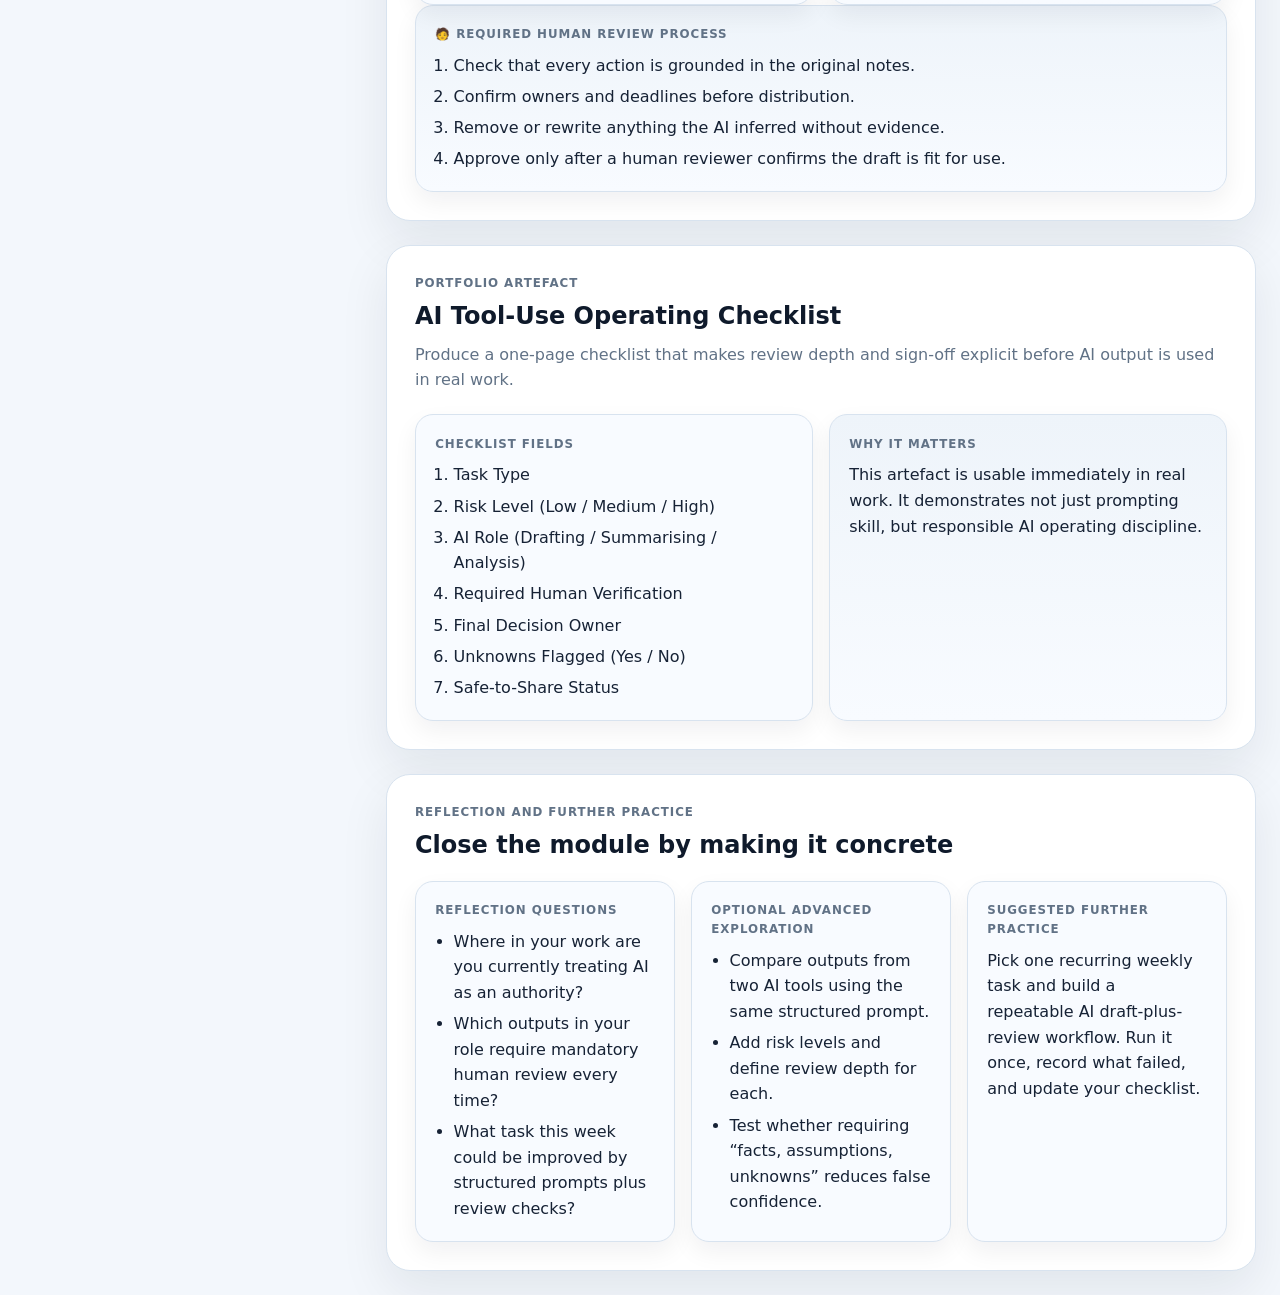
<file: learning/shared/t1m01_index.html>
<!DOCTYPE html>
<html lang="en" data-theme="light">
<head>
  <meta charset="UTF-8" />
  <meta name="viewport" content="width=device-width, initial-scale=1.0" />
  <title>T1M01 — Introduction to AI as a Tool</title>
  <link rel="stylesheet" href="t1m01_styles.css" />
</head>
<body>
  <div class="app-shell">
    <aside class="course-sidebar" aria-label="Course navigation sidebar">
      <div class="sidebar-stack">
        <button id="themeToggle" class="theme-toggle" type="button" aria-label="Toggle light and dark mode">
          🌙 Dark mode
        </button>

        <section class="sidebar-panel sidebar-course-panel">
          <p class="eyebrow">How to Harness AI · Foundations</p>
          <h1 class="course-title">Foundation Tier</h1>
          <p class="course-subtitle">Practical AI literacy and workflow skills for real work.</p>
        </section>

        <section class="sidebar-panel sidebar-module-panel">
          <p class="eyebrow">Current module</p>
          <h2 class="module-code">T1M01</h2>
          <p class="module-name">Introduction to AI as a Tool</p>
          <div class="status-pill current">In progress</div>
        </section>

        <section class="sidebar-panel sidebar-path-panel">
          <div class="sidebar-heading-row">
            <div>
              <p class="eyebrow">Module path</p>
              <h2 class="sidebar-heading">Foundation modules</h2>
            </div>
            <span class="path-count">1 / 4</span>
          </div>

          <nav class="module-path" aria-label="Foundation module path">
            <a class="module-chip completed available" href="#overview" data-module="T1M00">
              <span class="module-chip-code">Intro</span>
              <span class="module-chip-title">Course orientation</span>
              <span class="module-chip-state">Available</span>
            </a>

            <a class="module-chip active" href="#overview" data-module="T1M01" aria-current="page">
              <span class="module-chip-code">T1M01</span>
              <span class="module-chip-title">Introduction to AI</span>
              <span class="module-chip-state">Current</span>
            </a>

            <button class="module-chip locked" type="button" data-module="T1M02" disabled aria-disabled="true">
              <span class="module-chip-code">T1M02</span>
              <span class="module-chip-title">Structured prompting</span>
              <span class="module-chip-state">Locked</span>
            </button>

            <button class="module-chip locked" type="button" data-module="T1M03" disabled aria-disabled="true">
              <span class="module-chip-code">T1M03</span>
              <span class="module-chip-title">Context and source quality</span>
              <span class="module-chip-state">Locked</span>
            </button>

            <button class="module-chip locked" type="button" data-module="T1M04" disabled aria-disabled="true">
              <span class="module-chip-code">T1M04</span>
              <span class="module-chip-title">Review and safe use</span>
              <span class="module-chip-state">Locked</span>
            </button>
          </nav>
        </section>

        <section class="sidebar-panel sidebar-progress-panel">
          <div class="sidebar-heading-row">
            <div>
              <p class="eyebrow">This module</p>
              <h2 class="sidebar-heading">Progress</h2>
            </div>
            <span class="progress-percent" id="progressPercent">0%</span>
          </div>

          <div class="progress-track" aria-hidden="true">
            <div class="progress-fill" id="progressFill"></div>
          </div>

          <p class="progress-copy" id="progressText">Scroll the lesson to update progress.</p>

          <button id="markCompleteButton" class="complete-button" type="button">
            Mark module complete
          </button>

          <a id="nextModuleButton" class="next-module-button locked" href="#" aria-disabled="true">
            Next module locked
          </a>
        </section>

        <section class="sidebar-panel sidebar-section-panel">
          <p class="eyebrow">On this page</p>
          <nav class="section-nav" aria-label="Module section navigation">
            <a class="section-link active" href="#overview">Overview</a>
            <a class="section-link" href="#mental-model">Mental model</a>
            <a class="section-link" href="#strengths-risks">Strengths and risks</a>
            <a class="section-link" href="#demonstration">Demonstration</a>
            <a class="section-link" href="#exercise">Guided exercise</a>
            <a class="section-link" href="#application">Real-world application</a>
            <a class="section-link" href="#artefact">Portfolio artefact</a>
            <a class="section-link" href="#reflection">Reflection</a>
          </nav>
        </section>
      </div>
    </aside>

    <main class="lesson-main">
      <section class="hero-card" id="overview">
        <div class="hero-copy">
          <p class="eyebrow">Module 1.1 · 60–90 minutes · No prerequisites</p>
          <h2>AI is a tool, not an authority.</h2>
          <p class="lead">
            This module introduces the operating rule for the course: AI drafts. Humans review. Humans decide.
            The point is not to avoid AI. The point is to use it deliberately, with scope, verification, and final accountability kept by a person.
          </p>
        </div>

        <div class="hero-grid">
          <article class="callout callout-key">
            <p class="callout-label">🧭 Core operating rule</p>
            <h3>Use AI for drafting support, not for automatic trust.</h3>
            <p>
              Fluent output can still be unsupported, incomplete, or wrong. Review is a required step, especially when an output will affect decisions or downstream work.
            </p>
          </article>

          <article class="callout callout-warning">
            <p class="callout-label">⚠ Why beginners get caught out</p>
            <h3>Fluency is helpful, but fluency is not evidence.</h3>
            <p>
              Models can produce convincing language even when the facts are missing, assumptions are hidden, or the prompt is under-specified.
            </p>
          </article>
        </div>

        <div class="objective-strip">
          <article class="objective-card">
            <p class="objective-label">Objective 1</p>
            <p>Explain why AI should be treated as a tool, not an authority.</p>
          </article>
          <article class="objective-card">
            <p class="objective-label">Objective 2</p>
            <p>Distinguish useful drafting support from high-risk misuse.</p>
          </article>
          <article class="objective-card">
            <p class="objective-label">Objective 3</p>
            <p>Apply a practical human-review process before acting on output.</p>
          </article>
        </div>
      </section>

      <section class="content-card" id="mental-model">
        <div class="section-heading">
          <p class="section-kicker">Concept explanation</p>
          <h2>The practical mental model</h2>
          <p>
            Use this model whenever you work with AI. It makes the responsibility boundary explicit and stops generated drafts from being mistaken for approved decisions.
          </p>
        </div>

        <div class="concept-diagram" aria-label="Human and AI workflow model">
          <div class="diagram-step human">
            <span class="diagram-icon" aria-hidden="true">🧑</span>
            <span class="diagram-label">Prompt</span>
          </div>
          <div class="diagram-arrow" aria-hidden="true">→</div>
          <div class="diagram-step human">
            <span class="diagram-icon" aria-hidden="true">🧑</span>
            <span class="diagram-label">Provide Context</span>
          </div>
          <div class="diagram-arrow" aria-hidden="true">→</div>
          <div class="diagram-step ai">
            <span class="diagram-icon" aria-hidden="true">🤖</span>
            <span class="diagram-label">Generation</span>
          </div>
          <div class="diagram-arrow" aria-hidden="true">→</div>
          <div class="diagram-step human">
            <span class="diagram-icon" aria-hidden="true">🧑</span>
            <span class="diagram-label">Human Review</span>
          </div>
          <div class="diagram-arrow" aria-hidden="true">→</div>
          <div class="diagram-step human decision">
            <span class="diagram-icon" aria-hidden="true">🧑</span>
            <span class="diagram-label">Decision</span>
          </div>
        </div>

        <div class="definition-panel">
          <article class="definition-card">
            <p class="panel-label">What the steps mean</p>
            <ul class="check-list compact">
              <li><strong>Prompt:</strong> instructions, goals, constraints, and format.</li>
              <li><strong>Context:</strong> the information that is actually in scope.</li>
              <li><strong>Generation:</strong> a predicted response based on patterns.</li>
              <li><strong>Human Review:</strong> check facts, assumptions, and fitness for purpose.</li>
              <li><strong>Decision:</strong> a person remains accountable for use.</li>
            </ul>
          </article>

          <article class="definition-card definition-card-highlight">
            <p class="panel-label">Key rule</p>
            <h3>If you skip review, you are delegating authority to a generated draft.</h3>
            <p>
              That is the exact behaviour this module is designed to prevent.
            </p>
          </article>
        </div>

        <div class="two-column">
          <article class="panel">
            <p class="panel-label">🤖 Why hallucinations happen</p>
            <p>
              If a prompt is under-specified, or the required facts are not present in context, the model may still produce a smooth answer by filling gaps with likely language. That can look convincing even when it is unsupported.
            </p>
          </article>

          <article class="panel">
            <p class="panel-label">🧑 Why instructions matter</p>
            <p>
              Better instructions do not make AI infallible, but they narrow scope, reduce guessing, and expose uncertainty earlier. That makes outputs easier to review and safer to use.
            </p>
          </article>
        </div>
      </section>

      <section class="content-card" id="strengths-risks">
        <div class="section-heading">
          <p class="section-kicker">Capabilities and limits</p>
          <h2>What AI is strong at, and what it is weak at</h2>
        </div>

        <div class="two-column">
          <article class="panel success-panel">
            <p class="panel-label">✅ Often strong at</p>
            <ul class="check-list compact">
              <li>First-pass drafting</li>
              <li>Summarising long materials</li>
              <li>Extracting patterns from provided text</li>
              <li>Turning unstructured notes into structured formats</li>
              <li>Generating alternatives for brainstorming or critique</li>
            </ul>
          </article>

          <article class="panel warning-panel">
            <p class="panel-label">⚠ Often weak at</p>
            <ul class="check-list compact">
              <li>Guaranteed factual correctness without checks</li>
              <li>High-stakes policy, legal, or compliance final decisions</li>
              <li>Understanding unstated organisational context</li>
              <li>Owning accountability for outcomes</li>
              <li>Safely operating where the cost of error is high</li>
            </ul>
          </article>
        </div>

        <div class="process-compare">
          <article class="compare-card bad-flow">
            <p class="panel-label">Common beginner failure pattern</p>
            <ol>
              <li>User asks a vague question.</li>
              <li>AI gives a confident answer.</li>
              <li>User assumes correctness.</li>
              <li>Output is used without verification.</li>
              <li>Error appears later in the workflow.</li>
            </ol>
          </article>

          <article class="compare-card good-flow">
            <p class="panel-label">Better professional pattern</p>
            <ol>
              <li>User defines role, context, task, constraints, and format.</li>
              <li>AI provides a draft with explicit structure.</li>
              <li>User checks facts, assumptions, and fit for audience.</li>
              <li>User approves, edits, or rejects.</li>
              <li>Decision remains human-owned.</li>
            </ol>
          </article>
        </div>
      </section>

      <section class="content-card" id="demonstration">
        <div class="section-heading">
          <p class="section-kicker">Demonstration</p>
          <h2>Structured prompts create review-ready output</h2>
          <p>
            The module demonstration compares a vague prompt with a structured one. The example below also supports role-based variants so learners can switch to examples that fit their own work context.
          </p>
        </div>

        <div class="demo-controls" role="tablist" aria-label="Choose an example context">
          <button class="demo-tab active" type="button" role="tab" aria-selected="true" data-demo="general">General</button>
          <button class="demo-tab" type="button" role="tab" aria-selected="false" data-demo="operations">Operations</button>
          <button class="demo-tab" type="button" role="tab" aria-selected="false" data-demo="finance">Finance</button>
          <button class="demo-tab" type="button" role="tab" aria-selected="false" data-demo="hr">HR</button>
        </div>

        <div class="demo-panels">
          <section class="demo-panel active" data-demo-panel="general">
            <div class="example-grid two-up">
              <article class="example-card weak">
                <p class="example-label">Weak prompt</p>
                <pre>Summarize these notes.</pre>
                <p>Likely result: a generic narrative summary with hidden unknowns and no clear action structure.</p>
              </article>
              <article class="example-card improved">
                <p class="example-label">Improved prompt</p>
                <pre>You are a project coordinator.
Convert these notes into an action log.
Use columns: Action, Owner, Deadline, Status.
Mark unknowns as Unassigned.</pre>
                <p>Likely result: a usable structure, explicit unknowns, and less downstream rework during review.</p>
              </article>
            </div>
          </section>

          <section class="demo-panel" data-demo-panel="operations" hidden>
            <div class="example-grid two-up">
              <article class="example-card weak">
                <p class="example-label">Weak prompt</p>
                <pre>Summarize this meeting.</pre>
                <p>Likely result: missing owners, missing deadlines, and hidden handoff issues.</p>
              </article>
              <article class="example-card improved">
                <p class="example-label">Improved prompt</p>
                <pre>Role: Project coordination assistant
Context: Weekly internal meeting notes covering onboarding delays and handoff issues
Task: Convert notes into a review-ready action brief
Constraints: Use only the notes provided; do not invent commitments; mark unknown owners and deadlines as Unassigned
Output Format: 3-bullet summary, action table, open questions</pre>
                <p>Likely result: clearer follow-up actions, explicit unknowns, and faster decision readiness.</p>
              </article>
            </div>
          </section>

          <section class="demo-panel" data-demo-panel="finance" hidden>
            <div class="example-grid two-up">
              <article class="example-card weak">
                <p class="example-label">Weak prompt</p>
                <pre>Summarize these KPI notes.</pre>
                <p>Likely result: a smooth summary that may blur confirmed facts, assumptions, and missing figures.</p>
              </article>
              <article class="example-card improved">
                <p class="example-label">Improved prompt</p>
                <pre>Role: Finance analyst assistant
Context: KPI notes from the monthly performance review
Task: Turn the notes into a fact / unknown summary for management review
Constraints: Separate confirmed figures from assumptions; do not infer missing numbers; flag review questions explicitly
Output Format: Confirmed facts, Unknowns, Risks, Review questions</pre>
                <p>Likely result: facts are separated from gaps, and missing information becomes reviewable instead of hidden.</p>
              </article>
            </div>
          </section>

          <section class="demo-panel" data-demo-panel="hr" hidden>
            <div class="example-grid two-up">
              <article class="example-card weak">
                <p class="example-label">Weak prompt</p>
                <pre>Write a follow-up email after this meeting.</pre>
                <p>Likely result: a generic email that may invent ownership or sound more certain than the meeting notes support.</p>
              </article>
              <article class="example-card improved">
                <p class="example-label">Improved prompt</p>
                <pre>Role: Administrative assistant
Context: This is a follow-up email after an internal project meeting about onboarding delays
Task: Draft a clear follow-up email with actions and next steps
Constraints: Do not invent owners or deadlines; mark missing details as unknown
Output Format: Subject line, email body, action list, open questions</pre>
                <p>Likely result: clearer communication, explicit unknowns, and an easier line-by-line review before sending.</p>
              </article>
            </div>
          </section>
        </div>

        <article class="callout callout-neutral">
          <p class="callout-label">🔍 Why the improved version is better</p>
          <ul class="check-list compact">
            <li>It narrows scope.</li>
            <li>It reduces guessing.</li>
            <li>It makes unknowns visible.</li>
            <li>It creates structure that is safer to review.</li>
          </ul>
        </article>
      </section>

      <section class="content-card" id="exercise">
        <div class="section-heading">
          <p class="section-kicker">Guided exercise</p>
          <h2>Turn one vague prompt into a structured prompt</h2>
          <p>
            Use the five-part prompt structure from this course: Role, Context, Task, Constraints, and Output Format.
          </p>
        </div>

        <div class="exercise-layout">
          <article class="exercise-card">
            <p class="panel-label">Readiness check</p>
            <ul class="check-list compact">
              <li>You have access to an approved AI tool.</li>
              <li>You are using non-sensitive practice material.</li>
              <li>You have 15–20 minutes for one draft, one revision, and one review.</li>
            </ul>
          </article>

          <article class="exercise-card">
            <p class="panel-label">Beginner-safe fallback</p>
            <p>Rewrite a vague email-drafting prompt using the five-part structure before running both versions in the same AI tool.</p>
          </article>
        </div>

        <div class="prompt-structure-grid">
          <div class="structure-item"><strong>Role</strong><span>Who the AI is helping as</span></div>
          <div class="structure-item"><strong>Context</strong><span>What information is in scope</span></div>
          <div class="structure-item"><strong>Task</strong><span>What you want it to do</span></div>
          <div class="structure-item"><strong>Constraints</strong><span>What it must not do</span></div>
          <div class="structure-item"><strong>Output Format</strong><span>How the result should be shaped</span></div>
        </div>

        <div class="exercise-editor">
          <label class="input-label" for="structuredPrompt">Your structured prompt</label>
          <textarea id="structuredPrompt" rows="10" placeholder="Role:
Context:
Task:
Constraints:
Output Format:"></textarea>

          <div class="exercise-actions">
            <button id="toggleChecklist" class="primary-button" type="button">Reveal evaluation checklist</button>
            <button id="toggleWorkedExample" class="secondary-button" type="button">Show worked example</button>
          </div>

          <div class="exercise-drawer hidden" id="reviewChecklist">
            <p class="panel-label">Evaluation checklist</p>
            <ul class="check-list compact">
              <li>Clarity: Is the response easy to understand?</li>
              <li>Structure: Is the response organised for immediate use?</li>
              <li>Assumptions: Are assumptions explicit instead of hidden?</li>
              <li>Missing Information: Does it identify unknowns or gaps?</li>
              <li>Usefulness for Decision Making: Can a manager act on this safely?</li>
            </ul>
            <p class="drawer-footnote">Scoring anchor: 1 = weak/unsafe, 3 = partly usable, 5 = review-ready draft.</p>
          </div>

          <div class="exercise-drawer hidden" id="workedExampleDrawer">
            <p class="panel-label">Worked example</p>
            <p><strong>Vague prompt:</strong> “Write a follow-up email after this meeting.”</p>
            <p><strong>Structured version:</strong></p>
            <ul class="check-list compact">
              <li><strong>Role:</strong> Administrative assistant</li>
              <li><strong>Context:</strong> Internal project meeting about onboarding delays</li>
              <li><strong>Task:</strong> Draft a clear follow-up email with actions and next steps</li>
              <li><strong>Constraints:</strong> Do not invent owners or deadlines; mark missing details as unknown</li>
              <li><strong>Output Format:</strong> Subject line, email body, action list, open questions</li>
            </ul>
          </div>
        </div>
      </section>

      <section class="content-card" id="application">
        <div class="section-heading">
          <p class="section-kicker">Real-world application</p>
          <h2>Turning rough notes into a decision-support draft</h2>
        </div>

        <div class="two-column">
          <article class="scenario-card">
            <p class="panel-label">Version A · vague prompt</p>
            <h3>“Summarize this meeting.”</h3>
            <ul class="check-list compact">
              <li>Generic narrative summary</li>
              <li>Missing owners</li>
              <li>Missing deadlines</li>
              <li>Hidden unknowns</li>
            </ul>
          </article>

          <article class="scenario-card scenario-card-good">
            <p class="panel-label">Version B · structured prompt</p>
            <h3>Review-ready action brief</h3>
            <ul class="check-list compact">
              <li>Role: Project coordination assistant</li>
              <li>Context: Weekly internal meeting notes covering onboarding delays and handoff issues</li>
              <li>Task: Convert notes into a review-ready action brief</li>
              <li>Constraints: Use only the notes provided; do not invent commitments</li>
              <li>Output Format: 3-bullet summary, action table, open questions</li>
            </ul>
          </article>
        </div>

        <article class="review-process-panel">
          <p class="panel-label">🧑 Required human review process</p>
          <ol>
            <li>Check that every action is grounded in the original notes.</li>
            <li>Confirm owners and deadlines before distribution.</li>
            <li>Remove or rewrite anything the AI inferred without evidence.</li>
            <li>Approve only after a human reviewer confirms the draft is fit for use.</li>
          </ol>
        </article>
      </section>

      <section class="content-card" id="artefact">
        <div class="section-heading">
          <p class="section-kicker">Portfolio artefact</p>
          <h2>AI Tool-Use Operating Checklist</h2>
          <p>
            Produce a one-page checklist that makes review depth and sign-off explicit before AI output is used in real work.
          </p>
        </div>

        <div class="artefact-grid">
          <article class="artefact-card">
            <p class="panel-label">Checklist fields</p>
            <ol>
              <li>Task Type</li>
              <li>Risk Level (Low / Medium / High)</li>
              <li>AI Role (Drafting / Summarising / Analysis)</li>
              <li>Required Human Verification</li>
              <li>Final Decision Owner</li>
              <li>Unknowns Flagged (Yes / No)</li>
              <li>Safe-to-Share Status</li>
            </ol>
          </article>

          <article class="artefact-card artefact-card-highlight">
            <p class="panel-label">Why it matters</p>
            <p>
              This artefact is usable immediately in real work. It demonstrates not just prompting skill, but responsible AI operating discipline.
            </p>
          </article>
        </div>
      </section>

      <section class="content-card" id="reflection">
        <div class="section-heading">
          <p class="section-kicker">Reflection and further practice</p>
          <h2>Close the module by making it concrete</h2>
        </div>

        <div class="reflection-grid">
          <article class="reflection-card">
            <p class="panel-label">Reflection questions</p>
            <ul class="check-list compact">
              <li>Where in your work are you currently treating AI as an authority?</li>
              <li>Which outputs in your role require mandatory human review every time?</li>
              <li>What task this week could be improved by structured prompts plus review checks?</li>
            </ul>
          </article>

          <article class="reflection-card">
            <p class="panel-label">Optional advanced exploration</p>
            <ul class="check-list compact">
              <li>Compare outputs from two AI tools using the same structured prompt.</li>
              <li>Add risk levels and define review depth for each.</li>
              <li>Test whether requiring “facts, assumptions, unknowns” reduces false confidence.</li>
            </ul>
          </article>

          <article class="reflection-card">
            <p class="panel-label">Suggested further practice</p>
            <p>
              Pick one recurring weekly task and build a repeatable AI draft-plus-review workflow. Run it once, record what failed, and update your checklist.
            </p>
          </article>
        </div>
      </section>
    </main>
  </div>

  <script src="t1m01_script.js"></script>
</body>
</html>
</file>
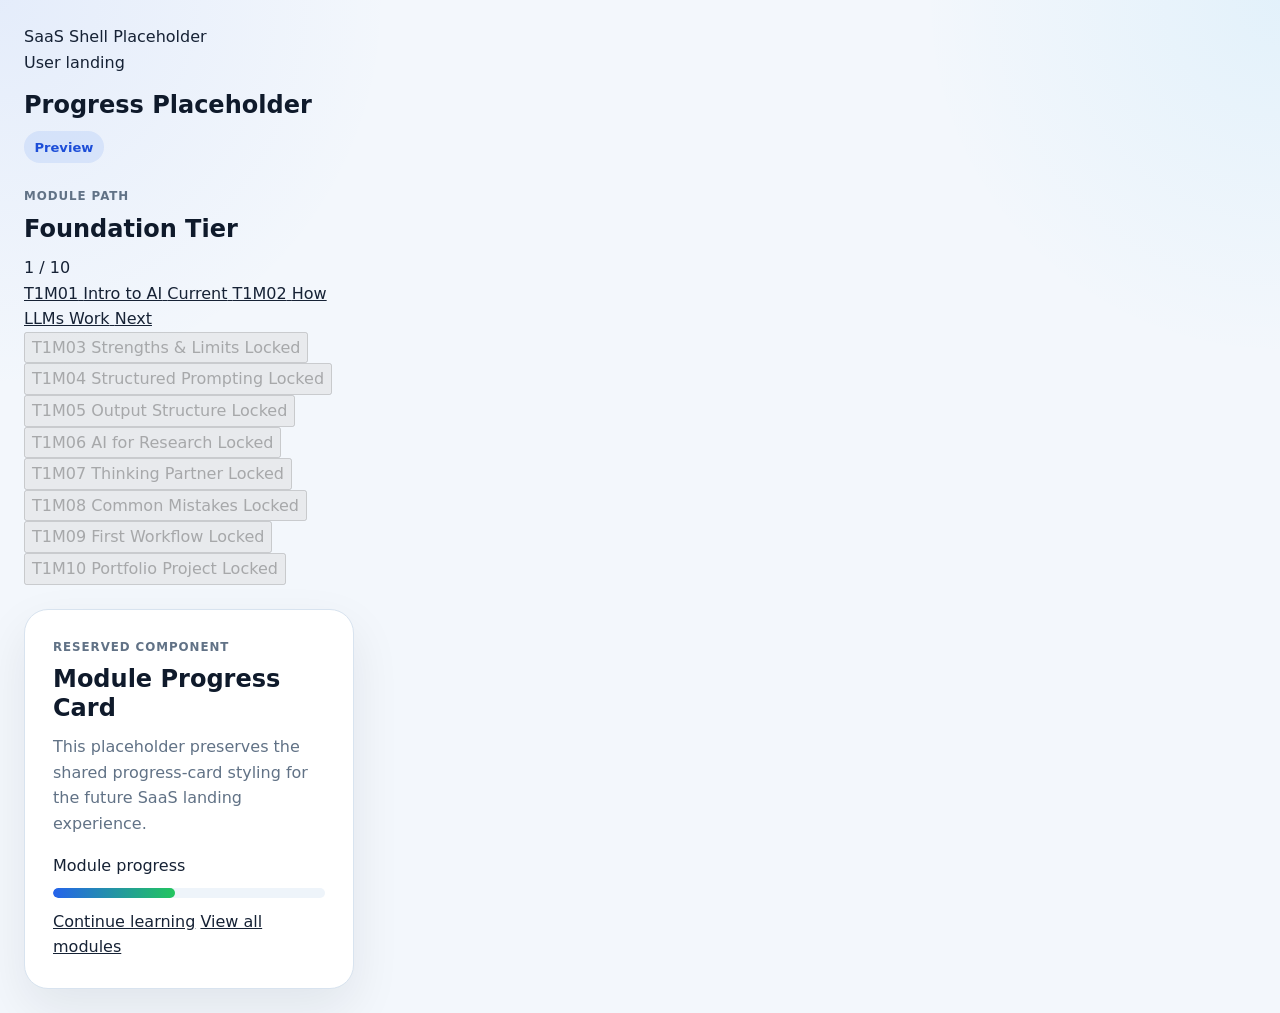
<file: learning/shared/USER_LANDING.html>
<!DOCTYPE html>
<html lang="en" data-theme="light">
<head>
  <meta charset="UTF-8" />
  <meta name="viewport" content="width=device-width, initial-scale=1.0" />
  <title>User Landing Placeholder</title>
  <link rel="stylesheet" href="t1m01_styles.css" />
</head>
<body>
  <main class="app-shell">
    <section class="lesson-main">
      <header class="module-header">
        <div class="module-header-meta">
          <span class="module-tier-pill">SaaS Shell</span>
          <span class="module-code-pill">Placeholder</span>
        </div>
        <div class="module-header-main">
          <div>
            <p class="module-header-kicker">User landing</p>
            <h1>Progress Placeholder</h1>
          </div>
          <span class="status-pill current">Preview</span>
        </div>
      </header>
	  
	  <section class="sidebar-card sidebar-path">
          <div class="sidebar-section-head">
            <div>
              <p class="eyebrow">Module Path</p>
              <h2 class="sidebar-title">Foundation Tier</h2>
            </div>
            <span class="path-meta">1 / 10</span>
          </div>

          <nav class="module-path-grid" aria-label="Foundation module path">
            <a class="path-chip active" href="#overview" aria-current="page" data-module="T1M01">
              <span class="path-chip-code">T1M01</span>
              <span class="path-chip-title">Intro to AI</span>
              <span class="path-chip-state">Current</span>
            </a>
            <a class="path-chip available" id="pathChipT1M02" href="#" data-module="T1M02" aria-disabled="true">
              <span class="path-chip-code">T1M02</span>
              <span class="path-chip-title">How LLMs Work</span>
              <span class="path-chip-state">Next</span>
            </a>
            <button class="path-chip locked" type="button" data-module="T1M03" disabled>
              <span class="path-chip-code">T1M03</span>
              <span class="path-chip-title">Strengths & Limits</span>
              <span class="path-chip-state">Locked</span>
            </button>
            <button class="path-chip locked" type="button" data-module="T1M04" disabled>
              <span class="path-chip-code">T1M04</span>
              <span class="path-chip-title">Structured Prompting</span>
              <span class="path-chip-state">Locked</span>
            </button>
            <button class="path-chip locked" type="button" data-module="T1M05" disabled>
              <span class="path-chip-code">T1M05</span>
              <span class="path-chip-title">Output Structure</span>
              <span class="path-chip-state">Locked</span>
            </button>
            <button class="path-chip locked" type="button" data-module="T1M06" disabled>
              <span class="path-chip-code">T1M06</span>
              <span class="path-chip-title">AI for Research</span>
              <span class="path-chip-state">Locked</span>
            </button>
            <button class="path-chip locked" type="button" data-module="T1M07" disabled>
              <span class="path-chip-code">T1M07</span>
              <span class="path-chip-title">Thinking Partner</span>
              <span class="path-chip-state">Locked</span>
            </button>
            <button class="path-chip locked" type="button" data-module="T1M08" disabled>
              <span class="path-chip-code">T1M08</span>
              <span class="path-chip-title">Common Mistakes</span>
              <span class="path-chip-state">Locked</span>
            </button>
            <button class="path-chip locked" type="button" data-module="T1M09" disabled>
              <span class="path-chip-code">T1M09</span>
              <span class="path-chip-title">First Workflow</span>
              <span class="path-chip-state">Locked</span>
            </button>
            <button class="path-chip locked" type="button" data-module="T1M10" disabled>
              <span class="path-chip-code">T1M10</span>
              <span class="path-chip-title">Portfolio Project</span>
              <span class="path-chip-state">Locked</span>
            </button>
          </nav>
        </section>
		
      <section class="content-card">
        <div class="section-heading">
          <p class="section-kicker">Reserved component</p>
          <h2>Module Progress Card</h2>
          <p>This placeholder preserves the shared progress-card styling for the future SaaS landing experience.</p>
        </div>

        <section class="sidebar-card sidebar-progress landing-progress-card">
          <div class="module-progress">
            <span class="progress-label">Module progress</span>
            <div class="progress-track">
              <div class="progress-fill" style="width: 45%;"></div>
              <span class="progress-percent">45%</span>
            </div>
          </div>

          <div class="progress-actions">
            <a class="secondary-link unlocked" href="#">Continue learning</a>
            <a class="secondary-link" href="#">View all modules</a>
          </div>
        </section>
      </section>
    </section>
  </main>
</body>
</html>
</file>
<file: learning/shared/t1m01_styles.css>
:root {
  --bg: #f3f7fc;
  --bg-soft: #edf3f9;
  --surface: #ffffff;
  --surface-alt: #f8fbff;
  --surface-soft: #eef4fa;

  --text: #162235;
  --text-strong: #0f1a2b;
  --muted: #617286;

  --line: #d8e3ef;
  --line-strong: #bfd0e2;

  --accent: #2563eb;
  --accent-strong: #1d4ed8;
  --accent-soft: rgba(37, 99, 235, 0.1);

  --human-bg: rgba(34, 197, 94, 0.11);
  --human-line: rgba(34, 197, 94, 0.25);

  --ai-bg: rgba(14, 165, 233, 0.11);
  --ai-line: rgba(14, 165, 233, 0.26);

  --warning-bg: rgba(245, 158, 11, 0.12);
  --warning-line: rgba(245, 158, 11, 0.24);

  --success-bg: rgba(34, 197, 94, 0.08);
  --success-line: rgba(34, 197, 94, 0.2);

  --shadow-soft: 0 10px 24px rgba(16, 24, 40, 0.06);
  --shadow-card: 0 20px 50px rgba(16, 24, 40, 0.08);

  --radius-sm: 12px;
  --radius-md: 18px;
  --radius-lg: 24px;

  --max-width: 1440px;
}

html[data-theme="dark"] {
  --bg: #0f172a;
  --bg-soft: #111b30;
  --surface: #111827;
  --surface-alt: #172133;
  --surface-soft: #1f2937;

  --text: #e5e7eb;
  --text-strong: #f8fafc;
  --muted: #94a3b8;

  --line: #2c3b53;
  --line-strong: #3a4d69;

  --accent: #38bdf8;
  --accent-strong: #0ea5e9;
  --accent-soft: rgba(56, 189, 248, 0.12);

  --human-bg: rgba(34, 197, 94, 0.14);
  --human-line: rgba(34, 197, 94, 0.24);

  --ai-bg: rgba(56, 189, 248, 0.14);
  --ai-line: rgba(56, 189, 248, 0.24);

  --warning-bg: rgba(245, 158, 11, 0.14);
  --warning-line: rgba(245, 158, 11, 0.22);

  --success-bg: rgba(34, 197, 94, 0.1);
  --success-line: rgba(34, 197, 94, 0.22);

  --shadow-soft: 0 12px 28px rgba(0, 0, 0, 0.24);
  --shadow-card: 0 22px 56px rgba(0, 0, 0, 0.28);
}

* {
  box-sizing: border-box;
}

html {
  scroll-behavior: smooth;
}

body {
  margin: 0;
  font-family: Inter, ui-sans-serif, system-ui, -apple-system, BlinkMacSystemFont, "Segoe UI", sans-serif;
  background:
    radial-gradient(circle at top left, rgba(37, 99, 235, 0.07), transparent 24%),
    radial-gradient(circle at top right, rgba(14, 165, 233, 0.07), transparent 22%),
    var(--bg);
  color: var(--text);
  line-height: 1.6;
}

button,
a,textarea {
  font: inherit;
}

a {
  color: inherit;
}

p,
ul,
ol {
  margin-top: 0;
}

h1,h2,h3,h4 {
  margin-top: 0;
  margin-bottom: 0.7rem;
  color: var(--text-strong);
  line-height: 1.2;
}

pre {
  margin: 0;
  white-space: pre-wrap;
  word-break: break-word;
  font-family: ui-monospace, SFMono-Regular, Menlo, Consolas, monospace;
  font-size: 0.92rem;
  line-height: 1.5;
}

.app-shell {
  width: min(100%, var(--max-width));
  margin: 0 auto;
  display: grid;
  grid-template-columns: 330px 1fr;
  gap: 2rem;
  padding: 1.5rem;
}

.course-sidebar {
  position: relative;
}

.sidebar-stack {
  position: sticky;
  top: 1rem;
  display: grid;
  gap: 1rem;
}

.sidebar-panel,
.hero-card,
.content-card,
.objective-card,
.callout,
.panel,
.compare-card,
.example-card,
.exercise-card,
.scenario-card,
.review-process-panel,
.artefact-card,
.reflection-card,
.definition-card,
.structure-item {
  border: 1px solid var(--line);
  border-radius: var(--radius-md);
  background: var(--surface);
  box-shadow: var(--shadow-soft);
}

.sidebar-panel {
  padding: 1rem;
  background: color-mix(in srgb, var(--surface) 92%, transparent);
  backdrop-filter: blur(12px);
}

.eyebrow,
.section-kicker,
.callout-label,
.panel-label,
.example-label,
.objective-label {
  font-size: 0.74rem;
  font-weight: 700;
  letter-spacing: 0.08em;
  text-transform: uppercase;
  color: var(--muted);
  margin-bottom: 0.55rem;
}

.course-title,
.module-code,
.sidebar-heading {
  margin-bottom: 0.25rem;
}

.course-subtitle,
.module-name,
.progress-copy,
.progress-percent,
.path-count,
.module-chip-state,
.section-heading p:last-child,
.lead {
  color: var(--muted);
}

.theme-toggle,
.complete-button,
.secondary-button,
.primary-button,
.demo-tab,
.module-chip,
.next-module-button,
.section-link {
  transition: background 0.2s ease, border-color 0.2s ease, color 0.2s ease, transform 0.2s ease;
}

.theme-toggle {
  width: 100%;
  border: 1px solid var(--line);
  border-radius: var(--radius-sm);
  padding: 0.85rem 1rem;
  background: var(--surface);
  color: var(--text-strong);
  font-weight: 700;
  cursor: pointer;
  box-shadow: var(--shadow-soft);
}

.theme-toggle:hover,
.complete-button:hover,
.secondary-button:hover,
.primary-button:hover,
.demo-tab:hover {
  transform: translateY(-1px);
}

.status-pill {
  display: inline-flex;
  align-items: center;
  padding: 0.35rem 0.65rem;
  border-radius: 999px;
  font-size: 0.82rem;
  font-weight: 700;
}

.status-pill.current {
  color: var(--accent-strong);
  background: var(--accent-soft);
}

.sidebar-heading-row {
  display: flex;
  align-items: flex-start;
  justify-content: space-between;
  gap: 1rem;
  margin-bottom: 0.9rem;
}

.module-path,
.section-nav {
  display: grid;
  gap: 0.55rem;
}

.module-chip {
  display: grid;
  gap: 0.1rem;
  width: 100%;
  text-align: left;
  text-decoration: none;
  border: 1px solid var(--line);
  border-radius: 14px;
  background: var(--surface-alt);
  color: var(--text);
  padding: 0.85rem 0.9rem;
}

.module-chip.active {
  border-color: color-mix(in srgb, var(--accent) 45%, var(--line));
  background: linear-gradient(180deg, var(--accent-soft), var(--surface-alt));
}

.module-chip.completed.available {
  border-color: var(--success-line);
  background: linear-gradient(180deg, var(--success-bg), var(--surface-alt));
}

.module-chip.locked {
  opacity: 0.7;
  cursor: not-allowed;
}

.module-chip-code {
  font-size: 0.8rem;
  font-weight: 800;
  letter-spacing: 0.06em;
  text-transform: uppercase;
}

.module-chip-title {
  font-weight: 700;
}

.progress-track {
  width: 100%;
  height: 10px;
  border-radius: 999px;
  background: var(--surface-soft);
  overflow: hidden;
  margin: 0.65rem 0;
}

.progress-fill {
  width: 0%;
  height: 100%;
  background: linear-gradient(90deg, var(--accent), #22c55e);
  border-radius: inherit;
}

.complete-button,
.primary-button,
.secondary-button,
.next-module-button,
.demo-tab,
.section-link {
  border-radius: 12px;
}

.complete-button,
.primary-button,
.secondary-button {
  border: 1px solid transparent;
  padding: 0.85rem 1rem;
  font-weight: 700;
  cursor: pointer;
}

.complete-button,
.primary-button {
  background: var(--accent);
  color: #ffffff;
}

.complete-button:hover,
.primary-button:hover {
  background: var(--accent-strong);
}

.secondary-button {
  background: var(--surface-alt);
  color: var(--text-strong);
  border-color: var(--line);
}

.next-module-button {
  display: inline-flex;
  justify-content: center;
  width: 100%;
  margin-top: 0.75rem;
  padding: 0.85rem 1rem;
  text-decoration: none;
  font-weight: 700;
  border: 1px solid var(--line);
  background: var(--surface-alt);
}

.next-module-button.locked {
  opacity: 0.75;
  cursor: not-allowed;
  pointer-events: none;
}

.next-module-button.unlocked {
  background: linear-gradient(180deg, var(--accent-soft), var(--surface-alt));
  border-color: color-mix(in srgb, var(--accent) 45%, var(--line));
}

.section-link {
  text-decoration: none;
  padding: 0.72rem 0.85rem;
  border: 1px solid transparent;
  background: transparent;
}

.section-link.active,
.section-link:hover {
  background: var(--accent-soft);
  border-color: color-mix(in srgb, var(--accent) 35%, transparent);
}

.lesson-main {
  display: grid;
  gap: 1.5rem;
}

.hero-card,
.content-card {
  padding: 1.75rem;
  background: var(--surface);
  box-shadow: var(--shadow-card);
  border-radius: var(--radius-lg);
}

.hero-card h2 {
  font-size: clamp(2.2rem, 4vw, 3.4rem);
  max-width: 14ch;
}

.lead {
  font-size: 1.08rem;
  max-width: 72ch;
}

.hero-grid,
.objective-strip,
.two-column,
.process-compare,
.example-grid,
.exercise-layout,
.artefact-grid,
.reflection-grid,
.definition-panel {
  display: grid;
  gap: 1rem;
  margin-top: 1.35rem;
}

.hero-grid,
.two-column,
.process-compare,
.exercise-layout,
.artefact-grid,
.definition-panel {
  grid-template-columns: repeat(2, minmax(0, 1fr));
}

.objective-strip,
.reflection-grid {
  grid-template-columns: repeat(3, minmax(0, 1fr));
}

.objective-card,
.callout,
.panel,
.compare-card,
.example-card,
.exercise-card,
.scenario-card,
.review-process-panel,
.artefact-card,
.reflection-card,
.definition-card,
.structure-item {
  padding: 1.2rem;
  background: var(--surface-alt);
}

.callout-key {
  background: linear-gradient(180deg, var(--accent-soft), var(--surface-alt));
}

.callout-warning,
.warning-panel {
  border-color: var(--warning-line);
  background: linear-gradient(180deg, var(--warning-bg), var(--surface-alt));
}

.success-panel {
  border-color: var(--success-line);
  background: linear-gradient(180deg, var(--success-bg), var(--surface-alt));
}

.definition-card-highlight,
.artefact-card-highlight {
  background: linear-gradient(180deg, var(--surface-soft), var(--surface-alt));
}

.concept-diagram {
  display: flex;
  flex-wrap: wrap;
  align-items: center;
  gap: 0.75rem;
  margin: 1rem 0 1.2rem;
}

.diagram-step {
  display: inline-flex;
  align-items: center;
  gap: 0.6rem;
  min-height: 56px;
  padding: 0.85rem 1rem;
  border-radius: 14px;
  border: 1px solid var(--line);
  background: var(--surface-alt);
}

.diagram-step.human {
  background: var(--human-bg);
  border-color: var(--human-line);
}

.diagram-step.ai {
  background: var(--ai-bg);
  border-color: var(--ai-line);
}

.diagram-step.decision {
  font-weight: 800;
  outline: 2px solid color-mix(in srgb, var(--accent) 15%, transparent);
}

.diagram-icon {
  font-size: 1.08rem;
  line-height: 1;
}

.diagram-label {
  white-space: nowrap;
}

.diagram-arrow {
  color: var(--muted);
}

.check-list,
ol {
  margin: 0;
  padding-left: 1.15rem;
}

.check-list.compact li + li,
ol li + li {
  margin-top: 0.35rem;
}

.demo-controls {
  display: flex;
  gap: 0.65rem;
  flex-wrap: wrap;
  margin-bottom: 1rem;
}

.demo-tab {
  border: 1px solid var(--line);
  background: var(--surface-alt);
  color: var(--text);
  padding: 0.72rem 1rem;
  cursor: pointer;
  font-weight: 700;
}

.demo-tab.active {
  background: linear-gradient(180deg, var(--accent-soft), var(--surface-alt));
  border-color: color-mix(in srgb, var(--accent) 45%, var(--line));
}

.example-grid.two-up {
  grid-template-columns: repeat(2, minmax(0, 1fr));
  margin-top: 0;
}

.example-card.weak {
  border-color: var(--warning-line);
}

.example-card.improved {
  border-color: color-mix(in srgb, var(--accent) 30%, var(--line));
}

.prompt-structure-grid {
  display: grid;
  grid-template-columns: repeat(5, minmax(0, 1fr));
  gap: 0.8rem;
  margin: 1rem 0;
}

.structure-item {
  display: grid;
  gap: 0.3rem;
  min-height: 120px;
}

.structure-item span {
  color: var(--muted);
}

.exercise-editor {
  margin-top: 1rem;
}

.input-label {
  display: inline-block;
  margin-bottom: 0.55rem;
  font-weight: 700;
}

textarea {
  width: 100%;
  min-height: 210px;
  resize: vertical;
  border: 1px solid var(--line);
  border-radius: 14px;
  background: var(--surface);
  color: var(--text);
  padding: 1rem;
}

textarea::placeholder {
  color: var(--muted);
}

.exercise-actions {
  display: flex;
  gap: 0.75rem;
  flex-wrap: wrap;
  margin-top: 1rem;
}

.exercise-drawer {
  margin-top: 1rem;
  padding: 1rem;
  border: 1px solid var(--line);
  border-radius: 14px;
  background: var(--surface);
}

.drawer-footnote {
  margin-top: 0.75rem;
  color: var(--muted);
}

.hidden,
.demo-panel[hidden] {
  display: none;
}

.scenario-card-good,
.review-process-panel {
  background: linear-gradient(180deg, var(--surface-soft), var(--surface-alt));
}

@media (max-width: 1180px) {
  .app-shell {
    grid-template-columns: 1fr;
  }

  .sidebar-stack {
    position: static;
  }
}

@media (max-width: 900px) {
  .objective-strip,
  .reflection-grid,
  .hero-grid,
  .two-column,
  .process-compare,
  .exercise-layout,
  .artefact-grid,
  .definition-panel,
  .example-grid.two-up,
  .prompt-structure-grid {
    grid-template-columns: 1fr;
  }

  .hero-card h2 {
    max-width: none;
  }
}

@media (max-width: 720px) {
  .app-shell {
    padding: 1rem;
    gap: 1rem;
  }

  .hero-card,
  .content-card {
    padding: 1.2rem;
  }

  .concept-diagram {
    gap: 0.5rem;
  }

  .diagram-step {
    width: 100%;
  }

  .diagram-arrow {
    width: 100%;
    text-align: center;
    transform: rotate(90deg);
  }

  .diagram-label {
    white-space: normal;
  }
}
</file>
